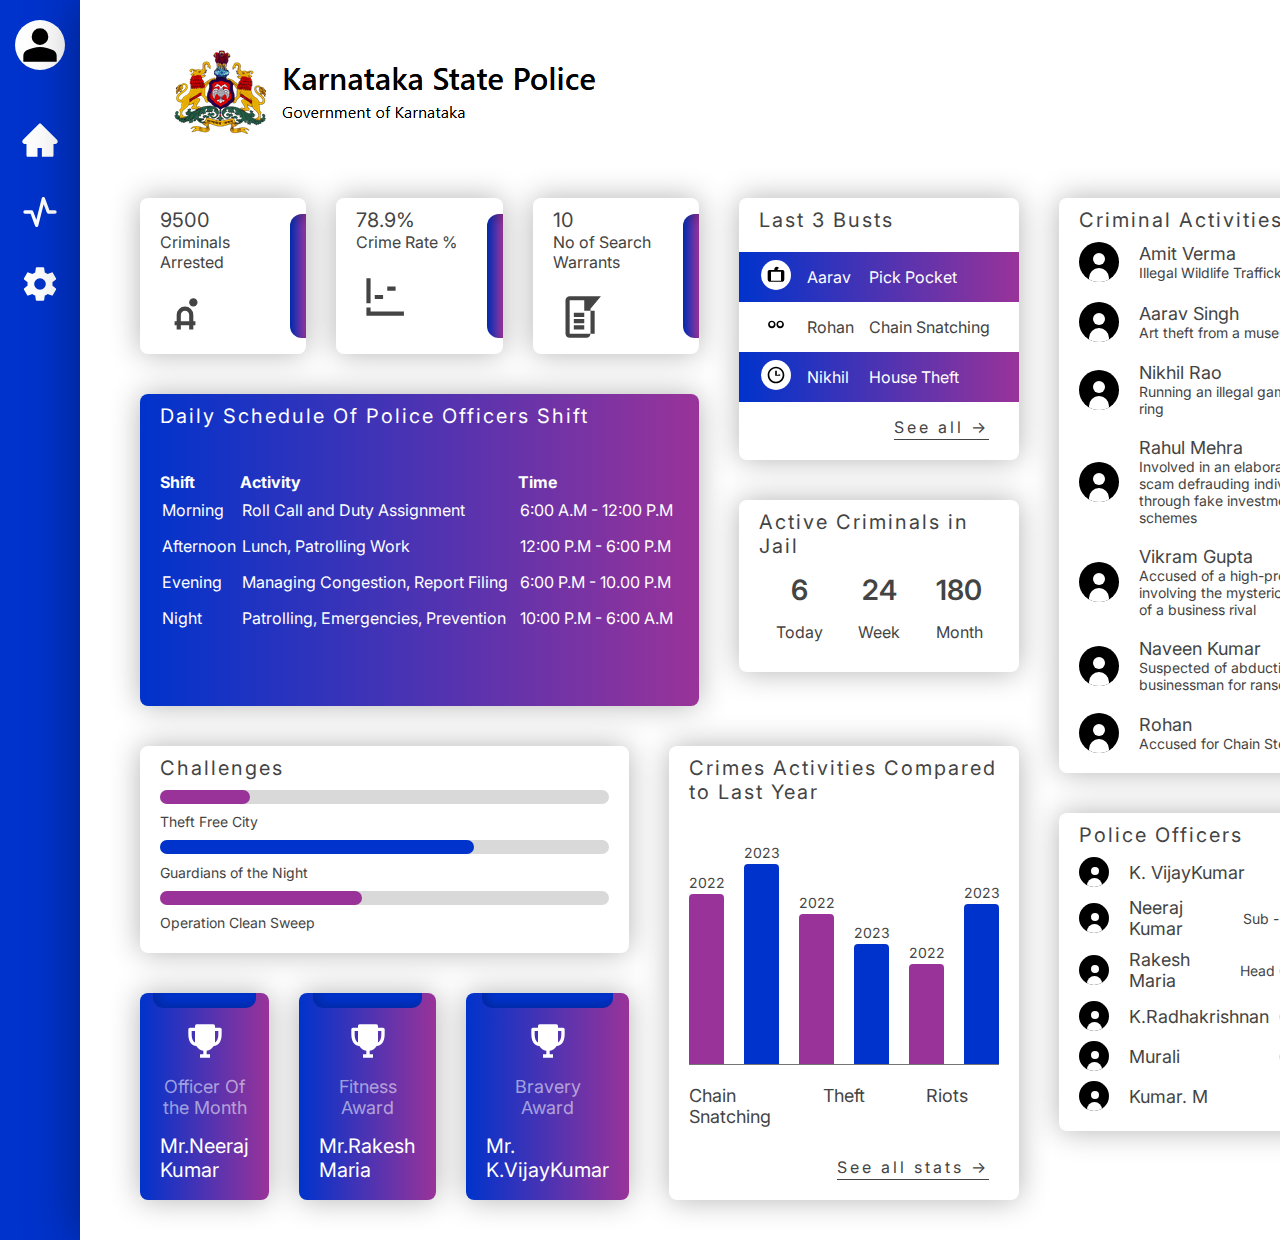
<file: index.html>
<!DOCTYPE html>
<html lang="en" >
<head>
  <meta charset="UTF-8">
  <title>Karnataka State Police</title>
  <link rel="icon" type="image1x-icon" href="favicon.png.ico">
  <link rel="preconnect" href="https://fonts.googleapis.com">
<link rel="preconnect" href="https://fonts.gstatic.com" crossorigin>
<link href="https://fonts.googleapis.com/css2?family=Inter:wght@100;200;300;400;500;600;700;800;900&display=swap" rel="stylesheet">
<meta name="viewport" content="width=device-width, initial-scale=1"><link rel="stylesheet" href="./style.css">



</head>
<body>

<div class="all">
	<nav class="navigation">
		<div class="portrait">
			<svg xmlns="http://www.w3.org/2000/svg" viewBox="0 0 24 24">
				<path fill="currentColor" d="M12 12q-1.65 0-2.825-1.175T8 8q0-1.65 1.175-2.825T12 4q1.65 0 2.825 1.175T16 8q0 1.65-1.175 2.825T12 12Zm-8 8v-2.8q0-.85.438-1.563T5.6 14.55q1.55-.775 3.15-1.163T12 13q1.65 0 3.25.388t3.15 1.162q.725.375 1.163 1.088T20 17.2V20H4Z" />
			</svg>
		</div>

		<div class="nav-items">
			<div class="nav-item">
				<svg xmlns="http://www.w3.org/2000/svg" viewBox="0 0 1024 1024">
					<path fill="currentColor" d="M946.5 505L534.6 93.4a31.93 31.93 0 0 0-45.2 0L77.5 505c-12 12-18.8 28.3-18.8 45.3c0 35.3 28.7 64 64 64h43.4V908c0 17.7 14.3 32 32 32H448V716h112v224h265.9c17.7 0 32-14.3 32-32V614.3h43.4c17 0 33.3-6.7 45.3-18.8c24.9-25 24.9-65.5-.1-90.5z" />
				</svg>
			</div>
			<div class="nav-item">
				<svg xmlns="http://www.w3.org/2000/svg" width="24" height="24" viewBox="0 0 24 24">
					<path fill="none" stroke="currentColor" stroke-linecap="round" stroke-linejoin="round" stroke-width="2" d="M3 12h4l3 8l4-16l3 8h4" />
				</svg>
			</div>
			
			<div class="nav-item">
				<svg xmlns="http://www.w3.org/2000/svg" width="24" height="24" viewBox="0 0 24 24">
					<path fill="currentColor" d="M12 15.5A3.5 3.5 0 0 1 8.5 12A3.5 3.5 0 0 1 12 8.5a3.5 3.5 0 0 1 3.5 3.5a3.5 3.5 0 0 1-3.5 3.5m7.43-2.53c.04-.32.07-.64.07-.97c0-.33-.03-.66-.07-1l2.11-1.63c.19-.15.24-.42.12-.64l-2-3.46c-.12-.22-.39-.31-.61-.22l-2.49 1c-.52-.39-1.06-.73-1.69-.98l-.37-2.65A.506.506 0 0 0 14 2h-4c-.25 0-.46.18-.5.42l-.37 2.65c-.63.25-1.17.59-1.69.98l-2.49-1c-.22-.09-.49 0-.61.22l-2 3.46c-.13.22-.07.49.12.64L4.57 11c-.04.34-.07.67-.07 1c0 .33.03.65.07.97l-2.11 1.66c-.19.15-.25.42-.12.64l2 3.46c.12.22.39.3.61.22l2.49-1.01c.52.4 1.06.74 1.69.99l.37 2.65c.04.24.25.42.5.42h4c.25 0 .46-.18.5-.42l.37-2.65c.63-.26 1.17-.59 1.69-.99l2.49 1.01c.22.08.49 0 .61-.22l2-3.46c.12-.22.07-.49-.12-.64l-2.11-1.66Z" />
				</svg>
			</div>
		</div>

	</nav>

	<div class="content">
		<div class="greeting">
			<img src="homelogo.png">
		</div>

		<main>
			<div class="grid-area-1">
				<div class="distance">
					<section class="distance__section distance__cycling">
						<p>9500</p>
						<h2 style="color:#444;">Criminals Arrested</h2>
						<svg xmlns="http://www.w3.org/2000/svg" viewBox="0 0 24 24" fill="currentColor" width="50px" height="50px"><path fill="currentColor" d="M12 7a4 4 0 0 0-4 4v3H7v2h1v2h2v-2h4v2h2v-2h1v-2h-1v-3a4 4 0 0 0-4-4zm-2 4a2 2 0 1 1 4 0v3h-4v-3z"/>

							<circle cx="16" cy="5" r="2" fill="currentColor" />
							</svg>
					</section>
					<section class="distance__section distance__running">
						<p>78.9%</p>
						<h2 style="color:#444;">Crime Rate %</h2>
						<svg xmlns="http://www.w3.org/2000/svg" viewBox="0 0 24 24" fill="currentColor" width="50px" height="50px"><path fill="currentColor" d="M5 3v18h18v-2H7V3H5zm14 4v2h-4V7h4zm-6 4v2H9v-2h4zm-6 4v2H5v-2h2z"/>
						</svg>

					</section>
					<section class="distance__section distance__swimming">
						<p>10</p>
						<h2 style="color:#444;">No of Search Warrants</h2>
						<svg xmlns="http://www.w3.org/2000/svg" viewBox="0 0 24 24" fill="currentColor" width="50px" height="50px"><path d="M19 2H8c-1.1 0-2 .9-2 2v16c0 1.1.9 2 2 2h8c1.1 0 2-.9 2-2V8l5-6zm-4 18H8V4h7v5h5v11z"/><path fill="currentColor" d="M10 13h5v2h-5zM10 16h5v2h-5zM10 10h5v2h-5z"/>
						</svg>

					</section>
				</div>

				<section class="weekly">
					<h2>Daily Schedule Of Police Officers Shift</h2>
					<br>
					
					<table cellspacing="0" cellpadding="0">
						<tr>
							<th>Shift</th>
							<th>Activity</th>
							<th>Time</th>
						</tr>
						<br>
						
						<tr>
							<td>Morning </td>
							<td>Roll Call and Duty Assignment</td>
							<td>6:00 A.M - 12:00 P.M </td>
						</tr>
						<tr>
							<td>Afternoon</td>
							<td>Lunch, Patrolling Work</td>
							<td>12:00 P.M - 6:00 P.M</td>
						</tr>
						<tr>
							<td>Evening</td>
							<td>Managing Congestion, Report Filing</td>
							<td>6:00 P.M - 10.00 P.M</td>
						</tr>
						<tr>
							<td>Night</td>
							<td>Patrolling, Emergencies, Prevention</td>
							<td>10:00 P.M - 6:00 A.M</td>
						</tr>
						
					</table>
				</section>

				<div class="grid-area-1-2">
					<section class="recent">
						<h2 style="color: #444;">Last 3 Busts</h2>
						<table cellspacing="0" cellpadding="0">
							<tr>
								<td> <svg xmlns="http://www.w3.org/2000/svg" viewBox="0 0 24 24" fill="#444;" width="50px" height="50px">
									<path d="M20 6h-4V5c0-1.654-1.346-3-3-3S10 3.346 10 5v1H4c-1.103 0-2 .897-2 2v10c0 1.103.897 2 2 2h16c1.103 0 2-.897 2-2V8c0-1.103-.897-2-2-2zm-6-1c0-.551.449-1 1-1s1 .449 1 1v1h-2V5zm4 14H6V8h12v10z"/>
								  </svg>
								  </td>
								<td style="color: white;">Aarav</td>
								<td style="color:white;">Pick Pocket</td>
							</tr>
							<tr>
								<td><svg xmlns="http://www.w3.org/2000/svg" viewBox="0 0 24 24" fill="#444;" width="50px" height="50px">
									<path d="M17 8.5c1.378 0 2.5 1.122 2.5 2.5s-1.122 2.5-2.5 2.5-2.5-1.122-2.5-2.5 1.122-2.5 2.5-2.5M17 7c-2.481 0-4.5 2.019-4.5 4.5S14.519 16 17 16s4.5-2.019 4.5-4.5S19.481 7 17 7zM7 8.5C8.378 8.5 9.5 9.622 9.5 11s-1.122 2.5-2.5 2.5S4.5 12.378 4.5 11 5.622 8.5 7 8.5M7 7C4.519 7 2.5 9.019 2.5 11.5S4.519 16 7 16s4.5-2.019 4.5-4.5S9.481 7 7 7z"/>
								  </svg>
								  </td>
								<td style="color: #444;">Rohan</td>
								<td style="color: #444;">Chain Snatching</td>
							</tr>
							<tr>
								<td><svg xmlns="http://www.w3.org/2000/svg" viewBox="0 0 24 24" fill="#444;" width="50px" height="50px">
									<path d="M12 2C6.486 2 2 6.486 2 12s4.486 10 10 10 10-4.486 10-10S17.514 2 12 2zm0 18c-4.411 0-8-3.589-8-8s3.589-8 8-8 8 3.589 8 8-3.589 8-8 8z"/>
									<path d="M13 12V7h-2v6h6v-2z"/>
								  </svg>
								  </td>
								<td Style="color:white;">Nikhil</td>
								<td style="color:white;">House Theft</td>
							</tr>

						</table>
						<a href="#" style="color: #444;">See all &rarr;</a>
					</section>

					<section class="calories">
						<h2 style="color: #444;">Active Criminals in Jail</h2>
						<p class="calories__number" style="color:#444;">6</p>
						<p class="calories__number" style="color: #444;">24</p>
						<p class="calories__number" style="color:#444;">180</p>
						<p class="calories__text">Today</p>
						<p class="calories__text">Week</p>
						<p class="calories__text">Month</p>
					</section>
				</div>
			</div>

			<div class="grid-area-2">
				<section class="friend-acitvity">
					<h2 style="color: #444;">Criminal Activities</h2>
					<div class="friend-activity__activity">
						<div class="friend-acitvity__picture">
							<div></div>
						</div>
						<div>
							<h3 class="friend-activity__name" style="color: #444;">Amit Verma</h3>
							<p class="friend-activity__msg">Illegal Wildlife Trafficking</p>
						</div>
					</div>
					<div class="friend-activity__activity">
						<div class="friend-acitvity__picture">
							<div></div>
						</div>
						<div>
							<h3 class="friend-activity__name" style="color: #444;">Aarav Singh</h3>
							<p class="friend-activity__msg">Art theft from a museum</p>
						</div>
					</div>
					<div class="friend-activity__activity">
						<div class="friend-acitvity__picture">
							<div></div>
						</div>
						<div>
							<h3 class="friend-activity__name" style="color: #444;">Nikhil Rao</h3>
							<p class="friend-activity__msg">Running an illegal gambling ring</p>
						</div>
					</div>
					<div class="friend-activity__activity">
						<div class="friend-acitvity__picture">
							<div></div>
						</div>
						<div>
							<h3 class="friend-activity__name" style="color: #444;">Rahul Mehra</h3>
							<p class="friend-activity__msg">Involved in an elaborate online scam defrauding individuals through fake investment schemes</p>
						</div>
					</div>
					<div class="friend-activity__activity">
						<div class="friend-acitvity__picture">
							<div></div>
						</div>
						<div>
							<h3 class="friend-activity__name" style="color: #444;">Vikram Gupta</h3>
							<p class="friend-activity__msg">Accused of a high-profile case involving the mysterious death of a business rival</p>
						</div>
					</div>
					<div class="friend-activity__activity">
						<div class="friend-acitvity__picture">
							<div></div>
						</div>
						<div>
							<h3 class="friend-activity__name" style="color: #444;">Naveen Kumar</h3>
							<p class="friend-activity__msg">Suspected of abducting a local businessman for ransom</p>
						</div>
					</div>
					<div class="friend-activity__activity">
						<div class="friend-acitvity__picture">
							<div></div>
						</div>
						<div>
							<h3 class="friend-activity__name" style="color: #444;">Rohan</h3>
							<p class="friend-activity__msg">Accused for Chain Stealing</p>
						</div>
					</div>
				</section>

				<section class="friends">
					<h2 style="color: #444;">Police Officers</h2>
					<div class="friends__friend">
						<div class="friends__picture">
							<div></div>
						</div>
						<h3 class="friends__name" style="color: #444;">K. VijayKumar</h3>
						<p class="friends__msg" style="color: #444;">Inspector</p>
					</div>
					<div class="friends__friend">
						<div class="friends__picture">
							<div></div>
						</div>
						<h3 class="friends__name" style="color: #444;">Neeraj Kumar</h3>
						<p class="friends__msg" style="color: #444;">Sub - Inspector</p>
					</div>
					<div class="friends__friend">
						<div class="friends__picture">
							<div></div>
						</div>
						<h3 class="friends__name" style="color: #444;">Rakesh Maria</h3>
						<p class="friends__msg" style="color: #444;">Head Constable</p>
					</div>
					<div class="friends__friend">
						<div class="friends__picture">
							<div></div>
						</div>
						<h3 class="friends__name" style="color: #444;">K.Radhakrishnan</h3>
						<p class="friends__msg" style="color: #444;">Constable</p>
					</div>
					<div class="friends__friend">
						<div class="friends__picture">
							<div></div>
						</div>
						<h3 class="friends__name" style="color: #444;">Murali</h3>
						<p class="friends__msg" style="color: #444;">Constable</p>
					</div>
					<div class="friends__friend">
						<div class="friends__picture">
							<div></div>
						</div>
						<h3 class="friends__name" style="color: #444;">Kumar. M</h3>
						<p class="friends__msg" style="color: #444;">Driver</p>
					</div>
				</section>
			</div>

			<div class="grid-area-3">
				<section class="challenges">
					<h2 style="color: #444;">Challenges</h2>
					<div class="challenges__bar challenges__bar--1"></div>
					<p class="challenges__text">Theft Free City</p>
					<div class="challenges__bar challenges__bar--2"></div>
					<p class="challenges__text">Guardians of the Night</p>
					<div class="challenges__bar challenges__bar--3"></div>
					<p class="challenges__text">Operation Clean Sweep</p>
				</section>

				<section class="last-week">
					<h2 style="color: #444;" >Crimes Activities Compared to Last Year</h2>
					<div class="last-week__chart">
						<div class="last-week__bar last-week__bar--1">
							<p>2022</p>
						</div>
						<div class="last-week__bar last-week__bar--2">
							<p>2023</p>
						</div>
						<div class="last-week__bar last-week__bar--3">
							<p>2022</p>
						</div>
						<div class="last-week__bar last-week__bar--4">
							<p>2023</p>
						</div>
						<div class="last-week__bar last-week__bar--5">
							<p>2022</p>
						</div>
						<div class="last-week__bar last-week__bar--6">
							<p>2023</p>
						</div>
					</div>
					<div class="last-week__labels">
						<p>Chain Snatching</p>
						<p>Theft</p>
						<p>Riots</p>
					</div>
					<a style="color: #444;" href="#">See all stats &rarr;</a>
				</section>

				<div class="personal-bests">
					<section class="personal-bests__best personal-bests__best--run">
						<svg xmlns="http://www.w3.org/2000/svg" viewBox="0 0 24 24">
							<path fill="currentColor" d="M21 4h-3V3a1 1 0 0 0-1-1H7a1 1 0 0 0-1 1v1H3a1 1 0 0 0-1 1v3c0 4.31 1.8 6.91 4.82 7A6 6 0 0 0 11 17.91V20H9v2h6v-2h-2v-2.09A6 6 0 0 0 17.18 15c3-.1 4.82-2.7 4.82-7V5a1 1 0 0 0-1-1zM4 8V6h2v6.83C4.22 12.08 4 9.3 4 8zm14 4.83V6h2v2c0 1.3-.22 4.08-2 4.83z" />
						</svg>
						<h2>Officer Of the Month</h2>
						<p>Mr.Neeraj Kumar</p>
					</section>
					<section class="personal-bests__best personal-bests__best--lift">
						<svg xmlns="http://www.w3.org/2000/svg" viewBox="0 0 24 24">
							<path fill="currentColor" d="M21 4h-3V3a1 1 0 0 0-1-1H7a1 1 0 0 0-1 1v1H3a1 1 0 0 0-1 1v3c0 4.31 1.8 6.91 4.82 7A6 6 0 0 0 11 17.91V20H9v2h6v-2h-2v-2.09A6 6 0 0 0 17.18 15c3-.1 4.82-2.7 4.82-7V5a1 1 0 0 0-1-1zM4 8V6h2v6.83C4.22 12.08 4 9.3 4 8zm14 4.83V6h2v2c0 1.3-.22 4.08-2 4.83z" />
						</svg>
						<h2>Fitness Award</h2>
						<p>Mr.Rakesh Maria</p>
					</section>
					<section class="personal-bests__best personal-bests__best--plank">
						<svg xmlns="http://www.w3.org/2000/svg" viewBox="0 0 24 24">
							<path fill="currentColor" d="M21 4h-3V3a1 1 0 0 0-1-1H7a1 1 0 0 0-1 1v1H3a1 1 0 0 0-1 1v3c0 4.31 1.8 6.91 4.82 7A6 6 0 0 0 11 17.91V20H9v2h6v-2h-2v-2.09A6 6 0 0 0 17.18 15c3-.1 4.82-2.7 4.82-7V5a1 1 0 0 0-1-1zM4 8V6h2v6.83C4.22 12.08 4 9.3 4 8zm14 4.83V6h2v2c0 1.3-.22 4.08-2 4.83z" />
						</svg>
						<h2>Bravery Award</h2>
						<p>Mr. K.VijayKumar</p>
					</section>
				</div>
			</div>
		</main>
	</div>
</div>
<!-- partial -->
  
</body>
</html>
</file>
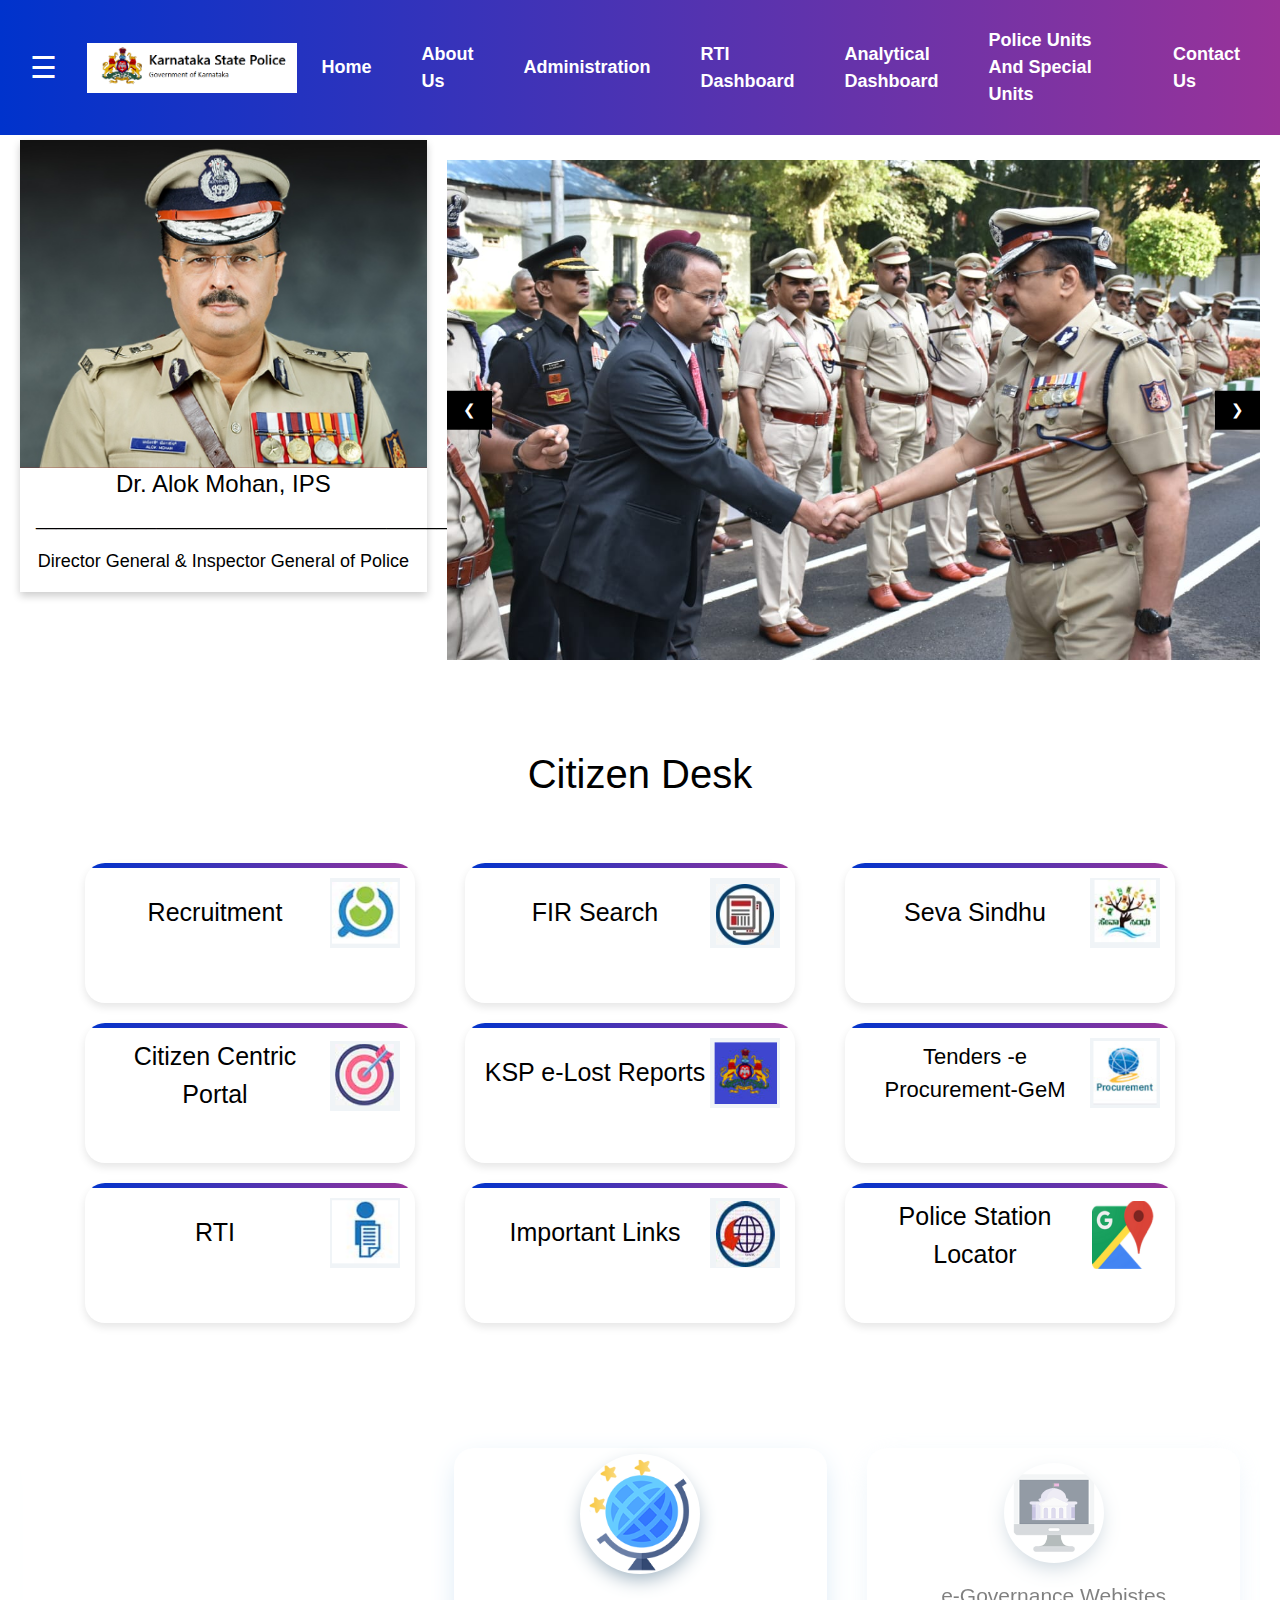
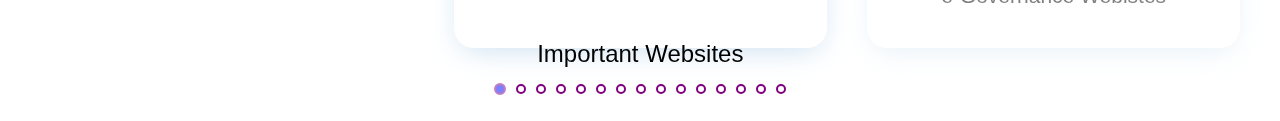
<file: index2.html>
<!DOCTYPE html>
<html lang="en">

<head>
    <meta charset="UTF-8">
    <meta name="viewport" content="width=device-width, initial-scale=1.0">
    <title>Home - Karnataka State Police</title>
    <link rel="icon" type="image1x-icon" href="favicon.png.ico">
    <link rel="stylesheet" href="style2.css">
    <link rel="stylesheet" href="https://maxcdn.bootstrapcdn.com/bootstrap/4.5.2/css/bootstrap.min.css">
    <link href="https://stackpath.bootstrapcdn.com/bootstrap/4.3.1/css/bootstrap.min.css" rel="stylesheet">
    <link rel="stylesheet" href="https://cdn.jsdelivr.net/npm/aos@2.3.4/dist/aos.css" />
    <link rel="stylesheet" href="https://www.w3schools.com/w3css/4/w3.css">
    <link rel='stylesheet' href='https://stackpath.bootstrapcdn.com/bootstrap/4.5.0/css/bootstrap.min.css'>
    <link rel='stylesheet' href='https://cdnjs.cloudflare.com/ajax/libs/OwlCarousel2/2.3.4/assets/owl.carousel.min.css'><link rel="stylesheet" href="./style3.css">

    <link rel="stylesheet" href="https://maxcdn.bootstrapcdn.com/bootstrap/4.1.3/css/bootstrap.min.css">
    <link href="https://maxcdn.bootstrapcdn.com/font-awesome/4.7.0/css/font-awesome.min.css" rel="stylesheet">
    <link rel="stylesheet" href="style4.css">
    <style>
       

     
       .card3 {
            margin-top: 20px;
            border-radius: 20px; /* Curved edges */
            width: 22rem; /* Adjusted smaller width */
            box-shadow: 0 4px 8px rgba(0,0,0,0.1); /* Shadow for attractiveness */
            position: relative; /* Needed for positioning the pseudo-element */
            overflow: hidden; /* Ensures the gradient line adheres to the rounded corner */
            height: 140px; /* Decreased height */
        }

        .card-content3 {
            flex: 1;
            display: flex;
            align-items: center; /* Center content vertically */
            justify-content: center; /* Center content horizontally */
        }

        .card3::before {
            content: "";
            position: absolute;
            top: 0;
            left: 0;
            width: 100%;
            height: 5px; /* Thickness of the gradient line */
            background: linear-gradient(to right, #0033cc 0%, #993399 100%);
            border-top-left-radius: 20px; /* Rounded corner */
            border-top-right-radius: 20px; /* Rounded corner */
        }

        .card-body3 {
            padding: 15px; /* Adjusted padding */
            display: flex; /* Enables flexbox */
            align-items: center; /* Vertically centers the flex items */
            justify-content: space-between; /* Space between text and image */
        }

        .card3 img {
            width: 70px; /* Adjusted size */
            height: 70px; /* Adjusted size */
        }

        .card-text3 {
            font-size:25px; /* Increased font size */
            text-align: center;
            font-family: 'Gill Sans', 'Gill Sans MT', Calibri, 'Trebuchet MS', sans-serif; /* Adjust text alignment as needed */
        }  
        
        
        .card-link3 {
    color: inherit; /* Prevents the link from changing text color */
    text-decoration: none; /* Removes underline from links */
}

.card-link3:hover {
    text-decoration: none; /* Keeps the link without underline on hover */
}

       .card-slider {
    position: relative;
    width: 80%;
    margin: 20px auto;
    overflow: hidden;
}

.card-container {
    display: flex;
    transition: transform 0.5s ease;
}

.card {
    min-width: 300px; /* Adjust card size as needed */
    margin: 10px;
    background-size: cover;
    background-position: center;
    color: white;
    display: flex;
    justify-content: center;
    align-items: center;
    height: 200px; /* Adjust based on content */
}

.slide-btn {
    position: absolute;
    top: 50%;
    transform: translateY(-50%);
    background-color: #f1f1f1;
    border: none;
    cursor: pointer;
    padding: 10px;
    border-radius: 50%;
    font-size: 18px;
}

.left-btn {
    left: 0;
}

.right-btn {
    right: 0;
}

.content-wrapper {
  display: flex;
  justify-content: space-between;
  align-items: center; /* Adjust this as needed, e.g., flex-start, flex-end */
}

.logo-image {
  width: 30%;
  margin-left:90px;
}

.card1 {
  box-shadow: 0 4px 8px 0 rgba(0,0,0,0.2);
  transition: 0.3s;
  width: 20%;
  margin-right:70px;
  
}

.card1:hover {
  box-shadow: 0 8px 16px 0 rgba(0,0,0,0.2);
}

.container1 {
  padding: 2px 16px;
  
  
}

.container1 h4, .container1 p {
  font-family: 'Gill Sans', 'Gill Sans MT', Calibri, 'Trebuchet MS', sans-serif;
  text-align: center;
}

.container1 h4 {
  font-size: 24px; /* Adjust the size as needed */
}

.container1 p {
  font-size: 18px; /* Adjust the size as needed */
}


        /* Existing .sidenav and related styles */
.sidenav {
    height: 100%;
    width: 0;
    position: fixed;
    z-index: 1;
    top: 0;
    left: 0;
    background: linear-gradient(to right, #0033cc 0%, #993399 100%);
    overflow-x: hidden;
    transition: 0.5s;
    padding-top: 60px;
}

.sidenav a {
    padding: 8px 8px 8px 32px;
    text-decoration: none;
    font-size: 30px;
    color: white;
    display: block;
    transition: 0.3s;
}

.sidenav a:hover {
    color: #f1f1f1;
}

.sidenav .closebtn {
    position: absolute;
    top: 0;
    right: 25px;
    font-size: 36px;
    margin-left: 50px;
}


/* Style for the Menu Icon */
.menu-icon {
    font-size: 30px;
    cursor: pointer;
    margin-right: 20px;
    color: white; /* Adjust color as needed */
    padding: 10px;
    
}

/* Main content styling - ensure it's below the nav */
#main {
    margin-top: 60px; /* Adjust based on your nav's height */
    transition: margin-left .5s;
    padding: 16px;
}



@media screen and (max-height: 450px) {
    .sidenav {
        padding-top: 15px;
    }
    .sidenav a {
        font-size: 18px;
    }
}

nav {
    display: flex;
    align-items: center;
    justify-content: flex-start;
    padding: 0 20px; /* Adjust based on your needs */
    background-color: #333; /* Example background color */
    color: white;
    height:60px;
    width: 100%;
    top: 0;
    z-index: 2; /* Ensure nav is above the sidenav */
}

ul {
    display: flex;
    list-style: none;
    padding: 0;
    margin: 0;
}

ul li {
    
    margin-right: 20px; /* Adjust the right margin for horizontal spacing */
    padding: 10px 0; /* Adjust based on your needs */
}

ul li a, ul li select {
    color: white; /* Adjust based on your theme */
    text-decoration: none;
}

.navbar-logo {
    height: 70px; /* Adjust the height as needed */
    margin-left: auto; /* Adds some space between the logo and the menu icon */
    width:auto;

}

.logo-container {
    display: flex;
    align-items: center;
    justify-content: flex-end; /* Aligns the logo to the right */
    flex-grow: 1;
}

/* Style the dropdown button */
.dropbtn {

  background: linear-gradient(to right, #0033cc 0%, #993399 100%);
  color: white;
  padding: 16px;
  font-size: 25px;
  border: none;
  cursor: pointer;
  width: 100%; /* Full-width */
  text-align: left; /* Align text */
}

/* Dropdown container */
.dropdown-container {
    display: block;
    border-bottom: 2px solid #ddd;
}

/* Dropdown content (hidden by default) */
.dropdown-content {
    display: none;
    background: linear-gradient(to right, #0033cc 10%, #993399 60%);
    padding-left: 20px;
    
}

.dropdown-content a
{
    font-size:22px;
    display: block; /* Ensure the anchor tags behave as block elements */
    padding: 12px 0; /* Add some padding for better readability */
    text-decoration: none; 
}

.dropdown-container:first-child {
    border-top: 2px solid #ddd;
}

/* Show the dropdown content on hover */
.dropdown-container:hover .dropdown-content {
    display: block;
}

.dropdown-content a:hover {
    background: linear-gradient(to right, #0033cc 0%, #993399 100%);
}

/* Show the dropdown content on hover */
.dropdown-container:hover .dropdown-content {
    display: block;
}

/* Add a border to separate individual links if desired */
.dropdown-content a:not(:last-child) {
    border-bottom: 1px solid #ddd; /* Add a bottom border to all links except the last one */
}

/* Style the dropdown button */
.dropbtn1 {
background: linear-gradient(to right, #0033cc 0%, #993399 100%);
color: white;
padding: 16px;
font-size: 25px;
border: none;
cursor: pointer;
width: 100%; /* Full-width */
text-align: left; /* Align text */
}

/* Dropdown container */
.dropdown-container1 {
  display: block;
  border-bottom: 2px solid #ddd;
}

/* Dropdown content (hidden by default) */
.dropdown-content1 {
  display: none;
  background: linear-gradient(to right, #0033cc 10%, #993399 60%);
  padding-left: 20px;
}

.dropdown-content1 a
{
    font-size:22px;
}

.dropdown-container1:first-child {
    border-top: 2px solid #ddd;
}

/* Show the dropdown content on hover */


.dropdown-content1 a:hover {
    background: linear-gradient(to right, #0033cc 0%, #993399 100%);
}



/* Add a border to separate individual links if desired */
.dropdown-content1 a:not(:last-child) {
    border-bottom: 1px solid #ddd; /* Add a bottom border to all links except the last one */
}

/* Show the dropdown content on hover */
.dropdown-container1:hover .dropdown-content1 {
  display: block
}

.dropbtn2 {
background: linear-gradient(to right, #0033cc 0%, #993399 100%);
color: white;
padding: 16px;
font-size: 25px;
border: none;
cursor: pointer;
width: 100%; /* Full-width */
text-align: left; /* Align text */
}

/* Dropdown container */
.dropdown-container2 {
  display: block;
  border-bottom: 2px solid #ddd;
}

/* Dropdown content (hidden by default) */
.dropdown-content2 {
  display: none;
  background: linear-gradient(to right, #0033cc 10%, #993399 60%);
  padding-left: 20px;
}

.dropdown-container2:first-child {
    border-top: 2px solid #ddd;
}

/* Show the dropdown content on hover */


.dropdown-content2 a:hover {
    background: linear-gradient(to right, #0033cc 0%, #993399 100%);
}



/* Add a border to separate individual links if desired */
.dropdown-content2 a:not(:last-child) {
    border-bottom: 1px solid #ddd; /* Add a bottom border to all links except the last one */
}



/* Show the dropdown content on hover */
.dropdown-container2:hover .dropdown-content2 {
  display: block
}


.dropbtn3 {
background: linear-gradient(to right, #0033cc 0%, #993399 100%);
color: white;
padding: 16px;
font-size: 25px;
border: none;
cursor: pointer;
width: 100%; /* Full-width */
text-align: left; /* Align text */
}

/* Dropdown container */
.dropdown-container3 {
  display: block;
  border-bottom: 2px solid #ddd;
}

/* Dropdown content (hidden by default) */
.dropdown-content3 {
  display: none;
  background: linear-gradient(to right, #0033cc 10%, #993399 60%);
  padding-left: 20px;
}

.dropdown-container3:first-child {
    border-top: 2px solid #ddd;
}

/* Show the dropdown content on hover */


.dropdown-content3 a:hover {
    background: linear-gradient(to right, #0033cc 0%, #993399 100%);
}



/* Add a border to separate individual links if desired */
.dropdown-content3 a:not(:last-child) {
    border-bottom: 1px solid #ddd; /* Add a bottom border to all links except the last one */
}

/* Show the dropdown content on hover */
.dropdown-container3:hover .dropdown-content3 {
  display: block
}


.dropbtn4 {
background: linear-gradient(to right, #0033cc 0%, #993399 100%);
color: white;
padding: 16px;
font-size: 25px;
border: none;
cursor: pointer;
width: 100%; /* Full-width */
text-align: left; /* Align text */
}

/* Dropdown container */
.dropdown-container4 {
  display: block;
  border-bottom: 2px solid #ddd;
}

/* Dropdown content (hidden by default) */
.dropdown-content4 {
  display: none;
  background: linear-gradient(to right, #0033cc 10%, #993399 60%);
  padding-left: 20px;
}

.dropdown-container4:first-child {
    border-top: 2px solid #ddd;
}

/* Show the dropdown content on hover */


.dropdown-content4 a:hover {
    background: linear-gradient(to right, #0033cc 0%, #993399 100%);
}



/* Add a border to separate individual links if desired */
.dropdown-content4 a:not(:last-child) {
    border-bottom: 1px solid #ddd; /* Add a bottom border to all links except the last one */
}

/* Show the dropdown content on hover */
.dropdown-container4:hover .dropdown-content4 {
  display: block
}

.dropbtn5 {
background: linear-gradient(to right, #0033cc 0%, #993399 100%);
color: white;
padding: 16px;
font-size: 25px;
border: none;
cursor: pointer;
width: 100%; /* Full-width */
text-align: left; /* Align text */
}

/* Dropdown container */
.dropdown-container5 {
  display: block;
  border-bottom: 2px solid #ddd;
}

/* Dropdown content (hidden by default) */
.dropdown-content5 {
  display: none;
  background: linear-gradient(to right, #0033cc 10%, #993399 60%);
  padding-left: 20px;
}

.dropdown-content5 a
{
    font-size:22px;
}

.dropdown-container5:first-child {
    border-top: 2px solid #ddd;
}

/* Show the dropdown content on hover */


.dropdown-content5 a:hover {
    background: linear-gradient(to right, #0033cc 0%, #993399 100%); 
}



/* Add a border to separate individual links if desired */
.dropdown-content5 a:not(:last-child) {
    border-bottom: 1px solid #ddd; /* Add a bottom border to all links except the last one */
}

/* Show the dropdown content on hover */
.dropdown-container5:hover .dropdown-content5 {
  display: block
}


.dropbtn7 {
background: linear-gradient(to right, #0033cc 0%, #993399 100%);
color: white;
padding: 16px;
font-size: 25px;
border: none;
cursor: pointer;
width: 100%; /* Full-width */
text-align: left; /* Align text */
}

/* Dropdown container */
.dropdown-container7 {
  display: block;
  border-bottom: 2px solid #ddd;
}

/* Dropdown content (hidden by default) */
.dropdown-content7 {
  display: none;
  background: linear-gradient(to right, #0033cc 10%, #993399 60%);
  padding-left: 20px;
}

.dropdown-content7 a
{
    font-size:22px;
}

.dropdown-container7:first-child {
    border-top: 2px solid #ddd;
}

/* Show the dropdown content on hover */


.dropdown-content7 a:hover {
    background: linear-gradient(to right, #0033cc 0%, #993399 100%); 
}



/* Add a border to separate individual links if desired */
.dropdown-content7 a:not(:last-child) {
    border-bottom: 1px solid #ddd; /* Add a bottom border to all links except the last one */
}

/* Show the dropdown content on hover */
.dropdown-container7:hover .dropdown-content7 {
  display: block
}



/* Add this to your existing CSS */
.dropdown {
    position: relative;
    display: inline-block;
}

.dropdown-content6 {
    display: none;
    position: absolute;
    background-color: #f9f9f9;
    min-width: 160px;
    box-shadow: 0px 8px 16px 0px rgba(0,0,0,0.2);
    z-index: 1;
}

.dropdown-content6 a {
  background: linear-gradient(to right, #0033cc 10%, #993399 60%);
    padding: 12px 16px;
    text-decoration: none;
    display: block;
}

.dropdown-content6 a:hover {background-color: #f1f1f1;}

.dropdown:hover .dropdown-content6 {display: block;}

nav ul li a, .dropbtn6 {
    padding: 10px; /* Makes the clickable area larger and adds some space around the text */
    display: block; /* Allows the padding on <a> tags to take effect */
    text-decoration: none; /* Removes underline from links */
    
}

.dropdown-content6 a:not(:last-child) {
    border-bottom: 1px solid #e0e0e0; /* Light gray border for separation */
}


.mySlides {display:none;}
.mySlides img {
  width:100%;
  height: 500px; /* Set a specific height */
  object-fit: cover; /* Cover the container without distorting the image, might crop */
  /* or use object-fit: contain; to ensure the whole image fits without cropping */
}

.mySlides2  {
  width: 100%;
  height: 500px; /* Set a specific height */
  object-fit: cover;
  object-position: top; /* Align the top part of the image with the container */
}








    </style>
</head>

<body class="grad">

    <nav style="height: 15%!important; display: flex; align-items: center; justify-content:start;font-family: 'Gill Sans', 'Gill Sans MT', Calibri, 'Trebuchet MS', sans-serif;">
        <div style="display: flex; align-items: center;">
            
            <span class="menu-icon" onclick="openNav()">&#9776;</span> <!-- Menu Icon -->
            <img src="homelogo.png" alt="Logo" style="height: 50px; margin-right: 15px;">
        </div>
    
        <div id="mySidenav" class="sidenav">
            <img src="homelogo.png" alt="Menu Title" style="width: 100%; margin-bottom: 20px;">
            <a href="javascript:void(0)" class="closebtn" onclick="closeNav()">&times;</a>
            <div class="dropdown-container2">
                <button class="dropbtn2">Crime</button>
                <div class="dropdown-content2">
                    <a href="https://ksp.karnataka.gov.in/page/Crime/FIR+Cases/en" style="font-size:23px;">FIR Cases</a>
                    <a href="https://ksp.karnataka.gov.in/page/Crime/UDR+Cases/en" style="font-size:23px;">UDR Cases</a>
                    <a href="https://ksp.karnataka.gov.in/page/Crime/Petty+Cases/en" style="font-size:23px;">Petty Crimes</a>
                    <a href="https://ksp.karnataka.gov.in/page/Crime/Crimes/en" style="font-size:23px;">Crimes</a>
                    <a href="https://ksp.karnataka.gov.in/page/Crime/Cyber+Crime/en" style="font-size:23px;">Cyber Crime</a>
                    <!-- Add more links as needed -->
                </div>
            </div>
            
            <div class="dropdown-container">
                <button class="dropbtn">Women and Children</button>
                <div class="dropdown-content">
                    <a href="https://ksp.karnataka.gov.in/page/Women+and+Children/Crime+Against+Women/en">Crime Aganinst Women</a>
                    <a href="https://ksp.karnataka.gov.in/page/Women+and+Children/Women+Safety/en">Women Safety</a>
                    <a href="https://ksp.karnataka.gov.in/page/Women+and+Children/Child+Abuse/en">Child Abuse</a>
                    <!-- Add more links as needed -->
                </div>
            </div>

            <div class="dropdown-container1">
                <button class="dropbtn1">FAQ</button>
                <div class="dropdown-content1">
                    <a href="https://ksp.karnataka.gov.in/page/FAQ/Online+Police+Services/en">Online Police Services</a>
                    <a href="https://ksp.karnataka.gov.in/page/FAQ/Traffic/en">Traffic</a>
                    <a href="https://ksp.karnataka.gov.in/page/FAQ/Cybercrime/en">Cybercrime</a>
                    <a href="https://ksp.karnataka.gov.in/page/FAQ/Women+and+Children/en">Women and Children</a>
                    <a href="https://ksp.karnataka.gov.in/page/FAQ/Senior+Citizens/en">Senior Citizens</a>
                    <a href="https://ksp.karnataka.gov.in/page/FAQ/Public+Nuisance/en">Public Nuisance</a>
                    <!-- Add more links as needed -->
                </div>
            </div>
            

            <div class="dropdown-container3">
                <button class="dropbtn3">Traffic</button>
                <div class="dropdown-content3">
                    <a href="https://btp.gov.in/" style="font-size: 22px;">Bangalore Traffic Police</a>
                
                </div>
            </div>

            <div class="dropdown-container4">
                <button class="dropbtn4">NCORD</button>
                <div class="dropdown-content4">
                    <a href="https://narcoordindia.in/index-english.php" style="font-size: 22px;">NCORD Portal</a>
                
                </div>
            </div>

            <div class="dropdown-container7">
              <button class="dropbtn7">Training</button>
              <div class="dropdown-content7">
                  <a href="https://ksp.karnataka.gov.in/page/Training/Police+Training+Courses+and+Units/en" style="font-size: 22px;">Police Training Courses and Units</a>
              
              </div>
          </div>


            <div class="dropdown-container5">
                <button class="dropbtn5">Citizen Desk</button>
                <div class="dropdown-content5">
                    <a href="https://ksp.karnataka.gov.in/info-3/%E0%B2%A8%E0%B3%87%E0%B2%AE%E0%B2%95%E0%B2%BE%E0%B2%A4%E0%B2%BF/en">Recruitment</a>
                    <a href="https://ksp.karnataka.gov.in/firsearch/en">FIR Search</a>
                    <a href="https://sevasindhu.karnataka.gov.in/Category/Police_Security_Services.html">Seva Sindhu</a>
                    <a href="https://policeseva.ksp.gov.in/">Citizen Centric Portal</a>
                    <a href="https://kspapp.in/ksp/api/elost-reports">KSP e-Lost Reports</a>
                
                </div>
            </div>

            
            
        </div>
        
        
        
        

        <script>

        AOS.init({
                duration: 1000,
                offset: 100, 
                easing: 'ease-out', 
            });

        function openNav() {
            document.getElementById("mySidenav").style.width = "250px";
            //document.getElementById("main").style.marginLeft = "250px";
        }

        function closeNav() {
            document.getElementById("mySidenav").style.width = "0";
            //document.getElementById("main").style.marginLeft= "0";
        }



        // Get all the elements with the class "dropbtn"
var dropdowns = document.getElementsByClassName("dropbtn");
var i;

for (i = 0; i < dropdowns.length; i++) {
  dropdowns[i].addEventListener("click", function() {
    this.classList.toggle("active");
    var dropdownContent = this.nextElementSibling;
    if (dropdownContent.style.display === "block") {
      dropdownContent.style.display = "none";
    } else {
      dropdownContent.style.display = "block";
    }
  });
}

var dropdowns1 = document.getElementsByClassName("dropbtn1");
var j;

for (j = 0; j < dropdowns1.length; j++) {
  dropdowns1[j].addEventListener("click", function() {
    this.classList.toggle("active");
    var dropdownContent1 = this.nextElementSibling;
    if (dropdownContent1.style.display === "block") {
      dropdownContent1.style.display = "none";
    } else {
      dropdownContent1.style.display = "block";
    }
  });
}


var dropdowns2 = document.getElementsByClassName("dropbtn2");
var k;

for (k = 0; k < dropdowns2.length; k++) {
  dropdowns2[k].addEventListener("click", function() {
    this.classList.toggle("active");
    var dropdownContent2 = this.nextElementSibling;
    if (dropdownContent2.style.display === "block") {
      dropdownContent2.style.display = "none";
    } else {
      dropdownContent2.style.display = "block";
    }
  });
}

var dropdowns3 = document.getElementsByClassName("dropbtn3");
var l;

for (l = 0; l < dropdowns3.length; l++) {
  dropdowns3[l].addEventListener("click", function() {
    this.classList.toggle("active");
    var dropdownContent3 = this.nextElementSibling;
    if (dropdownContent3.style.display === "block") {
      dropdownContent3.style.display = "none";
    } else {
      dropdownContent3.style.display = "block";
    }
  });
}

var dropdowns4 = document.getElementsByClassName("dropbtn4");
var m;

for (m = 0; m < dropdowns3.length; m++) {
  dropdowns4[m].addEventListener("click", function() {
    this.classList.toggle("active");
    var dropdownContent4 = this.nextElementSibling;
    if (dropdownContent4.style.display === "block") {
      dropdownContent4.style.display = "none";
    } else {
      dropdownContent4.style.display = "block";
    }
  });
}


var dropdowns5 = document.getElementsByClassName("dropbtn5");
var n;

for (n = 0; n < dropdowns3.length; n++) {
  dropdowns5[n].addEventListener("click", function() {
    this.classList.toggle("active");
    var dropdownContent5 = this.nextElementSibling;
    if (dropdownContent5.style.display === "block") {
      dropdownContent5.style.display = "none";
    } else {
      dropdownContent5.style.display = "block";
    }
  });
}
        
var dropdowns7 = document.getElementsByClassName("dropbtn7");
var p;

for (p = 0; p < dropdowns7.length; p++) {
  dropdowns7[n].addEventListener("click", function() {
    this.classList.toggle("active");
    var dropdownContent7 = this.nextElementSibling;
    if (dropdownContent7.style.display === "block") {
      dropdownContent7.style.display = "none";
    } else {
      dropdownContent7.style.display = "block";
    }
  });
}  
        
        
        
        
        
        
        </script>


    
        <ul style="display: flex; margin-left:30px; list-style: none; margin: 0; font-size:18px;">
            <li><a href="index2.html">Home</a></li>
            <li class="dropdown">
              <a href="javascript:void(0)" class="dropbtn6">About Us</a>
              <div class="dropdown-content6">
                  <a href="https://ksp.karnataka.gov.in/page/About+Us/Vision+Statement/en">Vision Statement</a>
                  <a href="https://ksp.karnataka.gov.in/page/About+Us/History/en">History</a>
                  <a href="https://ksp.karnataka.gov.in/page/About+Us/Organization/en">Organization</a>
                  <a href="https://ksp.karnataka.gov.in/page/About+Us/Organizational+Structure/en">Organizational Structure</a>
              </div>
          </li>
          <li class="dropdown">
              <a href="javascript:void(0)" class="dropbtn6">Administration</a>
              <div class="dropdown-content6">
                  <a href="https://ksp.karnataka.gov.in/page/Administration/Recruitment/en">Recruitment</a>
                  <a href="https://ksp.karnataka.gov.in/page/Administration/K+S+P+Strength/en">K S P Strength</a>
                  <a href="https://ksp.karnataka.gov.in/page/Administration/Rewards/en">Rewards</a>
                  <a href="https://ksp.karnataka.gov.in/page/Administration/Medals/en">Medals</a>
                  <a href="https://ksp.karnataka.gov.in/page/Administration/Police+Welfare/en">Police Welfare</a>
              </div>
          </li>
          <li class="dropdown">
              <a href="javascript:void(0)" class="dropbtn6">RTI Dashboard</a>
              <div class="dropdown-content6">
                  <a href="https://ksp.karnataka.gov.in/login">RTI Login</a>
                  <a href="https://ceg.karnataka.gov.in/assets/front/pdf/rti%20manual/RTI%20Manual%20English.pdf">RTI Manual</a>
                  <a href="https://ksp.karnataka.gov.in/rtistats/en">RTI Statistics</a>
                  
              </div>
          </li>
          <li><a href="index.html">Analytical Dashboard</a></li>
          <li><a href="https://ksp.karnataka.gov.in/kspmap/en">Police Units And Special Units</a></li>
          <li><a href="https://ksp.karnataka.gov.in/page/Contact+Us/en">Contact Us</a></li>
      </ul>
            
        </ul>
    </nav>
    

    <div id="main" style="padding: 20px; padding-top: 100px;">
      <div class="content-layout" style="display: flex; justify-content: space-between; align-items: flex-start;">    
      <br>
      <br>
      <br>
      <br>
      <br>
      <br>

      <div class="card1" style="flex: 1; margin-right: 20px;  margin-top: -20px;">
        <img src="dgp1.jpg" alt="DGP" style="width:100%">
        <div class="container1">
            <h4>Dr. Alok Mohan, IPS</h4> 
            <p>_______________________________________________</p>
            <p>Director General & Inspector General of Police</p> 
        </div>
      </div>
     
      <div class="w3-content w3-display-container"  style="flex: 2; margin-bottom:90px;">

        <div class="w3-display-container mySlides">
          <img src="slide1.jpg" style="width:100%">
          
        </div>
        
        <div class="w3-display-container mySlides">
          <img src="slide2.jpg" class="mySlides2" style="width:100%"> 
        </div>
        
        
        <div class="w3-display-container mySlides">
          <img src="slide3.jpg" style="width:100%">
          
        </div>
        
        <div class="w3-display-container mySlides">
          <img src="slide4.jpg" style="width:100%">
          
        </div>
        
        <div class="w3-display-container mySlides">
          <img src="slide5.jpg" style="width:100%">

          
        </div>

        <div class="w3-display-container mySlides">
          <img src="slide6.jpg" style="width:100%">

          
        </div>

        <div class="w3-display-container mySlides">
          <img src="slide7.jpg" style="width:100%">

          
        </div>

        <div class="w3-display-container mySlides">
          <img src="slide8.jpg" style="width:100%">

          
        </div>
        
        <button class="w3-button w3-display-left w3-black" onclick="plusDivs(-1)">&#10094;</button>
        <button class="w3-button w3-display-right w3-black" onclick="plusDivs(1)">&#10095;</button>
        
        </div>
        </div>
        
        
        
        
        <script>
        var slideIndex = 1;
        showDivs(slideIndex);
        
        function plusDivs(n) {
          showDivs(slideIndex += n);
        }
        
        function showDivs(n) {
          var i;
          var x = document.getElementsByClassName("mySlides");
          if (n > x.length) {slideIndex = 1}
          if (n < 1) {slideIndex = x.length}
          for (i = 0; i < x.length; i++) {
             x[i].style.display = "none";  
          }
          x[slideIndex-1].style.display = "block";  
        }
        </script>

<h1 style="text-align:center; font-size:40px;color:black;">Citizen Desk</h1>
<div class="container mt-5">
  <div class="row">
      
      <div class="col-md-4">
        <a href="https://ksp.karnataka.gov.in/info-3/%E0%B2%A8%E0%B3%87%E0%B2%AE%E0%B2%95%E0%B2%BE%E0%B2%A4%E0%B2%BF/en" class="card-link3">
          <div class="card3">
              <div class="card-body3">
                  <div class="card-content3">
                      <div class="card-text3">
                          Recruitment
                      </div>
                  </div>
                  <img src="img1.png" alt="Logo">
              </div>
          </div>
          </a>
      </div>


      <div class="col-md-4">
        <a href="https://ksp.karnataka.gov.in/firsearch/en" class="card-link3">
        <div class="card3">
            <div class="card-body3">
                <div class="card-content3">
                    <div class="card-text3">
                        FIR Search
                    </div>
                </div>
                <img src="img2.png" alt="Logo">
            </div>
        </div>
        </a>
    </div>


    <div class="col-md-4">
      <a href="https://sevasindhu.karnataka.gov.in/Category/Police_Security_Services.html" class="card-link3">
      <div class="card3">
          <div class="card-body3">
              <div class="card-content3">
                  <div class="card-text3">
                      Seva Sindhu
                  </div>
              </div>
              <img src="img3.png" alt="Logo">
          </div>
      </div>
      </a>
  </div>


  <div class="col-md-4">
    <a href="https://policeseva.ksp.gov.in/" class="card-link3">
    <div class="card3">
        <div class="card-body3">
            <div class="card-content3">
                <div class="card-text3">
                    Citizen Centric Portal
                </div>
            </div>
            <img src="img4.png" alt="Logo">
        </div>
    </div>
    </a>
</div>


<div class="col-md-4">
  <a href="https://kspapp.in/ksp/api/elost-reports" class="card-link3">
  <div class="card3">
      <div class="card-body3">
          <div class="card-content3">
              <div class="card-text3">
                  KSP e-Lost Reports
              </div>
          </div>
          <img src="img5.png" alt="Logo">
      </div>
  </div>
  </a>
</div>

<div class="col-md-4">
  <a href="https://ksp.karnataka.gov.in/info-3/%E0%B2%9F%E0%B3%86%E0%B2%82%E0%B2%A1%E0%B2%B0%E0%B3%8D-%E0%B2%87+%E0%B2%B8%E0%B2%82%E0%B2%97%E0%B3%8D%E0%B2%B0%E0%B2%B9%E0%B2%A3%E0%B3%86-%E0%B2%9C%E0%B2%BF%E0%B2%87%E0%B2%8E%E0%B2%82/en" class="card-link3">
<div class="card3">
    <div class="card-body3">
        <div class="card-content3">
            <div class="card-text3" style="font-size: 22px;">
                Tenders -e Procurement-GeM
            </div>
        </div>
        <img src="img6.png" alt="Logo">
    </div>
</div>
</a>
</div>

<div class="col-md-4">
  <a href="https://ksp.karnataka.gov.in/info-3/%E0%B2%AE%E0%B2%BE%E0%B2%B9%E0%B2%BF%E0%B2%A4%E0%B2%BF+%E0%B2%B9%E0%B2%95%E0%B3%8D%E0%B2%95%E0%B3%81/en" class="card-link3">
<div class="card3">
    <div class="card-body3">
        <div class="card-content3">
            <div class="card-text3">
                RTI
            </div>
        </div>
        <img src="img7.png" alt="Logo">
    </div>
</div>
</a>
</div>


<div class="col-md-4">
  <a href="#" class="card-link3">
<div class="card3">
    <div class="card-body3">
        <div class="card-content3">
            <div class="card-text3">
                Important Links
            </div>
        </div>
        <img src="img8.png" alt="Logo">
    </div>
</div>
</a>
</div>

<div class="col-md-4">
  <a href="https://ksp.karnataka.gov.in/pslocator/en" class="card-link3">
<div class="card3">
    <div class="card-body3">
        <div class="card-content3">
            <div class="card-text3">
                Police Station Locator
            </div>
        </div>
        <img src="img9.png" alt="Logo">
    </div>
</div>
</a>
</div>
      
  </div>
</div>

<script src="https://code.jquery.com/jquery-3.3.1.slim.min.js"></script>
<script src="https://cdnjs.cloudflare.com/ajax/libs/popper.js/1.14.7/umd/popper.min.js"></script>
<script src="https://stackpath.bootstrapcdn.com/bootstrap/4.3.1/js/bootstrap.min.js"></script>


<br>
<br>

<div class="gtco-testimonials">
  <h2></h2>
  <div class="owl-carousel owl-carousel1 owl-theme">
    <div>
      <div class="card text-center"><img class="card-img-top" src="IMPORTENT-WEBSITES.png" alt="">
        <br>
        <br> 
        <div class="card-body">
          <h5>Important Websites<br />
          <br><br><br> </h5>
            
        </div>
      </div>
    </div>
    <div>
      <div class="card text-center"><img class="card-img-top" src="ceg11.png" alt="">
        <div class="card-body">
          <h5>e-Governance Webistes<br />
            <br><br><br> </h5>
        </div>
      </div>
    </div>

    <div>
      <div class="card text-center"><img class="card-img-top" src="E-SERVICES.png" alt="">
        <div class="card-body">
          <h5>e-Service Webistes<br />
            <br><br><br> </h5>
        </div>
      </div>
    </div>
    <div>
      <div class="card text-center"><img class="card-img-top" src="STATISTICS-WEBSITES.png" alt="">
        <div class="card-body">
          <h5>Statistics Websites<br />
            <br><br><br> </h5>
        </div>
      </div>
    </div>
    <div>
      <div class="card text-center"><img class="card-img-top" src="MOBILE-APPS.png" alt="">
        <div class="card-body">
          <h5>Government Apps<br />
            <br><br><br> </h5>
        </div>
      </div>
    </div>
    <div>
      <div class="card text-center"><img class="card-img-top" src="CENTREL-GOVT-WEBSITES.png" alt="">
        <div class="card-body">
          <h5>Central Govt Websites<br />
            <br><br><br> </h5>
        </div>
      </div>
    </div>
    <div>
      <div class="card text-center"><img class="card-img-top" src="TECHNICLE-WEBSITES.png" alt="">
        <div class="card-body">
          <h5>Technical Websites<br />
            <br><br><br> </h5>
        </div>
      </div>
    </div>
    <div>
      <div class="card text-center"><img class="card-img-top" src="KANNADA-WEBSITES.png" alt="">
        <div class="card-body">
          <h5>Kannada Websites<br />
            <br><br><br> </h5>
        </div>
      </div>
    </div>
    <div>
      <div class="card text-center"><img class="card-img-top" src="COMMISSIONS.png" alt="">
        <div class="card-body">
          <h5>Commission<br />
            <br><br><br> </h5>
        </div>
      </div>
    </div>
    <div>
      <div class="card text-center"><img class="card-img-top" src="LAW-COURT.png" alt="">
        <div class="card-body">
          <h5>Law/Court<br />
            <br><br><br> </h5>
        </div>
      </div>
    </div>
    <div>
      <div class="card text-center"><img class="card-img-top" src="DOWNLOADS.png" alt="">
        <div class="card-body">
          <h5>Downloads<br />
            <br><br><br> </h5>
        </div>
      </div>
    </div>
    <div>
      <div class="card text-center"><img class="card-img-top" src="TOURIST-WEBSITE.png" alt="">
        <div class="card-body">
          <h5>Tourist Websites<br />
            <br><br><br> </h5>
        </div>
      </div>
    </div>
    <div>
      <div class="card text-center"><img class="card-img-top" src="GOVERNMENT-HOLLIDAY.png" alt="">
        <div class="card-body">
          <h5>Government Holidays<br />
            <br><br><br> </h5>
        </div>
      </div>
    </div>
    <div>
      <div class="card text-center"><img class="card-img-top" src="CONTACT-DIRECTORY.png" alt="">
        <div class="card-body">
          <h5>Govt Contact Manual<br />
            <br><br><br> </h5>
        </div>
      </div>
    </div>
    <div>
      
  </div>
</div>
<!-- partial -->
  <script src='https://code.jquery.com/jquery-2.2.4.min.js'></script>
<script src='https://cdnjs.cloudflare.com/ajax/libs/OwlCarousel2/2.3.4/owl.carousel.min.js'></script><script  src="./script.js"></script>



        

    

    </div>



    
      
  
    
    
   
    
    
    
    

   

    <script src="https://code.jquery.com/jquery-3.5.1.slim.min.js"></script>
    <script src="https://cdn.jsdelivr.net/npm/aos@2.3.4/dist/aos.js"></script>
    <script src="https://unpkg.com/swiper/swiper-bundle.min.js"></script>
    <script>
    AOS.init({
        duration: 1000,
        offset: 100, 
        easing: 'ease-out', 
    });
       
        document.addEventListener('DOMContentLoaded', function () {
        const observer = new IntersectionObserver(entries => {
            entries.forEach(entry => {
                if (entry.isIntersecting) {
                    entry.target.classList.add('is-visible');
                } else {
                    entry.target.classList.remove('is-visible');
                }
            });
        }, {
            threshold: 0.5
        });

        const elements = document.querySelectorAll('.card');
        elements.forEach(element => observer.observe(element));
    });

    document.addEventListener("DOMContentLoaded", function () {
    const observer = new IntersectionObserver(
      (entries, observer) => {
        entries.forEach((entry) => {
          if (entry.isIntersecting) {
            entry.target.classList.add("fade-in");
            observer.unobserve(entry.target);
          }
        });
      },
      { threshold: 0.5 }
    );

    document.querySelectorAll(".fade-in").forEach((card) => {
      observer.observe(card);
    });
  });



  let container = document.querySelector('.card-container');
let cardWidth = document.querySelector('.card').clientWidth + 20; // Card width plus margin
let scrollAmount = 0;

document.querySelector('.right-btn').addEventListener('click', () => {
    container.scrollLeft += cardWidth;
    scrollAmount += cardWidth;
    checkButtonVisibility();
});

document.querySelector('.left-btn').addEventListener('click', () => {
    container.scrollLeft -= cardWidth;
    scrollAmount -= cardWidth;
    checkButtonVisibility();
});

function checkButtonVisibility() {
    let maxScrollLeft = container.scrollWidth - container.clientWidth;
    document.querySelector('.left-btn').style.display = scrollAmount > 0 ? 'block' : 'none';
    document.querySelector('.right-btn').style.display = scrollAmount < maxScrollLeft ? 'block' : 'none';
}

checkButtonVisibility(); // Initial check


</script>
</body>

</html>
</file>
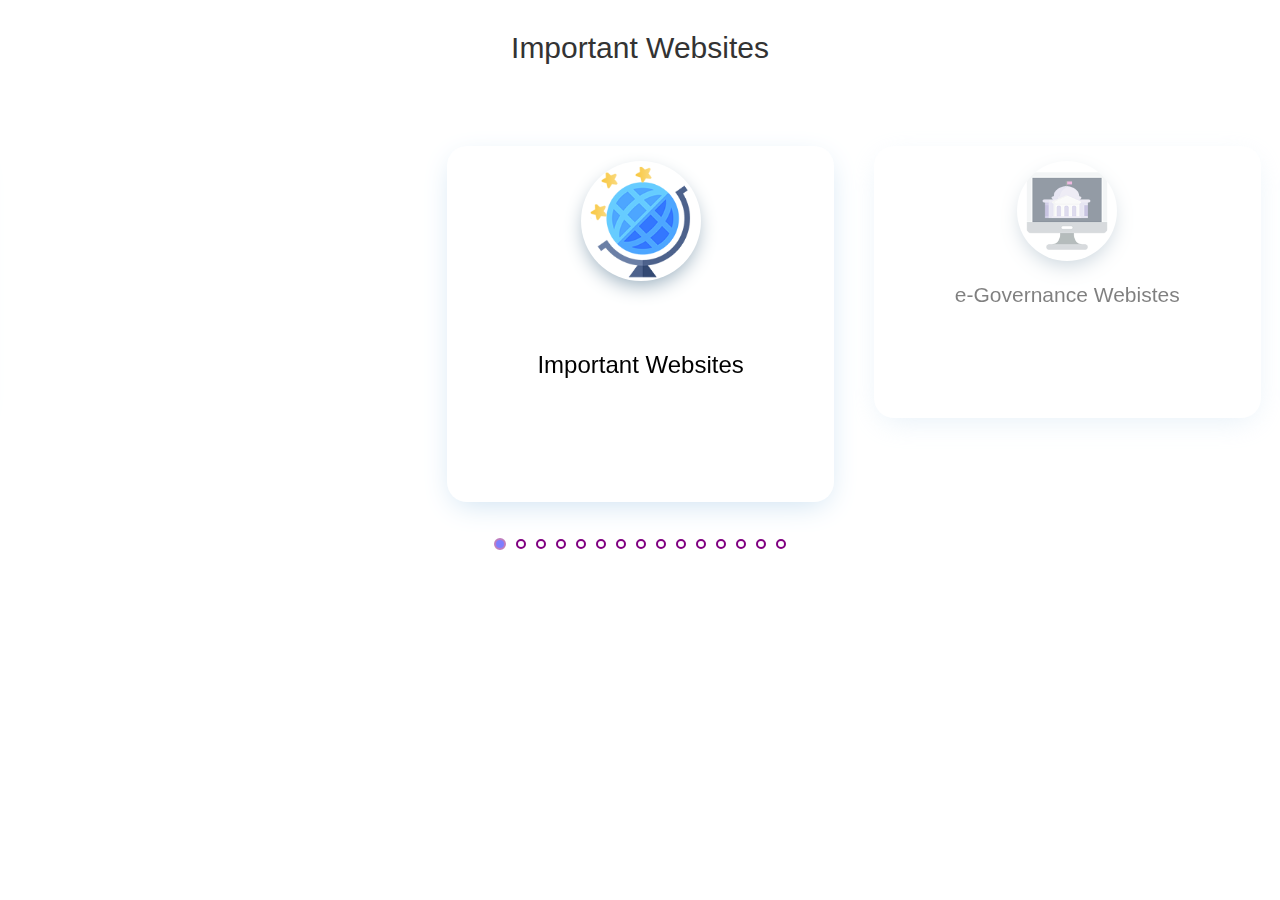
<file: index3.html>
<!DOCTYPE html>
<html lang="en" >
<head>
  <meta charset="UTF-8">
  <title>CodePen - Testimonials Carousel</title>
  <link rel='stylesheet' href='https://stackpath.bootstrapcdn.com/bootstrap/4.5.0/css/bootstrap.min.css'>
<link rel='stylesheet' href='https://cdnjs.cloudflare.com/ajax/libs/OwlCarousel2/2.3.4/assets/owl.carousel.min.css'><link rel="stylesheet" href="./style3.css">

</head>
<body>
<!-- partial:index.partial.html -->
<div class="gtco-testimonials">
  <h2>Important Websites</h2>
  <div class="owl-carousel owl-carousel1 owl-theme">
    <div>
      <div class="card text-center"><img class="card-img-top" src="IMPORTENT-WEBSITES.png" alt="">
        <br>
        <br> 
        <div class="card-body">
          <h5>Important Websites<br />
          <br><br><br> </h5>
            
        </div>
      </div>
    </div>
    <div>
      <div class="card text-center"><img class="card-img-top" src="ceg11.png" alt="">
        <div class="card-body">
          <h5>e-Governance Webistes<br />
            <br><br><br> </h5>
        </div>
      </div>
    </div>

    <div>
      <div class="card text-center"><img class="card-img-top" src="E-SERVICES.png" alt="">
        <div class="card-body">
          <h5>e-Service Webistes<br />
            <br><br><br> </h5>
        </div>
      </div>
    </div>
    <div>
      <div class="card text-center"><img class="card-img-top" src="STATISTICS-WEBSITES.png" alt="">
        <div class="card-body">
          <h5>Statistics Websites<br />
            <br><br><br> </h5>
        </div>
      </div>
    </div>
    <div>
      <div class="card text-center"><img class="card-img-top" src="MOBILE-APPS.png" alt="">
        <div class="card-body">
          <h5>Government Apps<br />
            <br><br><br> </h5>
        </div>
      </div>
    </div>
    <div>
      <div class="card text-center"><img class="card-img-top" src="CENTREL-GOVT-WEBSITES.png" alt="">
        <div class="card-body">
          <h5>Central Govt Websites<br />
            <br><br><br> </h5>
        </div>
      </div>
    </div>
    <div>
      <div class="card text-center"><img class="card-img-top" src="TECHNICLE-WEBSITES.png" alt="">
        <div class="card-body">
          <h5>Technical Websites<br />
            <br><br><br> </h5>
        </div>
      </div>
    </div>
    <div>
      <div class="card text-center"><img class="card-img-top" src="KANNADA-WEBSITES.png" alt="">
        <div class="card-body">
          <h5>Kannada Websites<br />
            <br><br><br> </h5>
        </div>
      </div>
    </div>
    <div>
      <div class="card text-center"><img class="card-img-top" src="COMMISSIONS.png" alt="">
        <div class="card-body">
          <h5>Commission<br />
            <br><br><br> </h5>
        </div>
      </div>
    </div>
    <div>
      <div class="card text-center"><img class="card-img-top" src="LAW-COURT.png" alt="">
        <div class="card-body">
          <h5>Law/Court<br />
            <br><br><br> </h5>
        </div>
      </div>
    </div>
    <div>
      <div class="card text-center"><img class="card-img-top" src="DOWNLOADS.png" alt="">
        <div class="card-body">
          <h5>Downloads<br />
            <br><br><br> </h5>
        </div>
      </div>
    </div>
    <div>
      <div class="card text-center"><img class="card-img-top" src="TOURIST-WEBSITE.png" alt="">
        <div class="card-body">
          <h5>Tourist Websites<br />
            <br><br><br> </h5>
        </div>
      </div>
    </div>
    <div>
      <div class="card text-center"><img class="card-img-top" src="GOVERNMENT-HOLLIDAY.png" alt="">
        <div class="card-body">
          <h5>Government Holidays<br />
            <br><br><br> </h5>
        </div>
      </div>
    </div>
    <div>
      <div class="card text-center"><img class="card-img-top" src="CONTACT-DIRECTORY.png" alt="">
        <div class="card-body">
          <h5>Govt Contact Manual<br />
            <br><br><br> </h5>
        </div>
      </div>
    </div>
    <div>
      
  </div>
</div>
<!-- partial -->
  <script src='https://code.jquery.com/jquery-2.2.4.min.js'></script>
<script src='https://cdnjs.cloudflare.com/ajax/libs/OwlCarousel2/2.3.4/owl.carousel.min.js'></script><script  src="./script.js"></script>

</body>
</html>
</file>
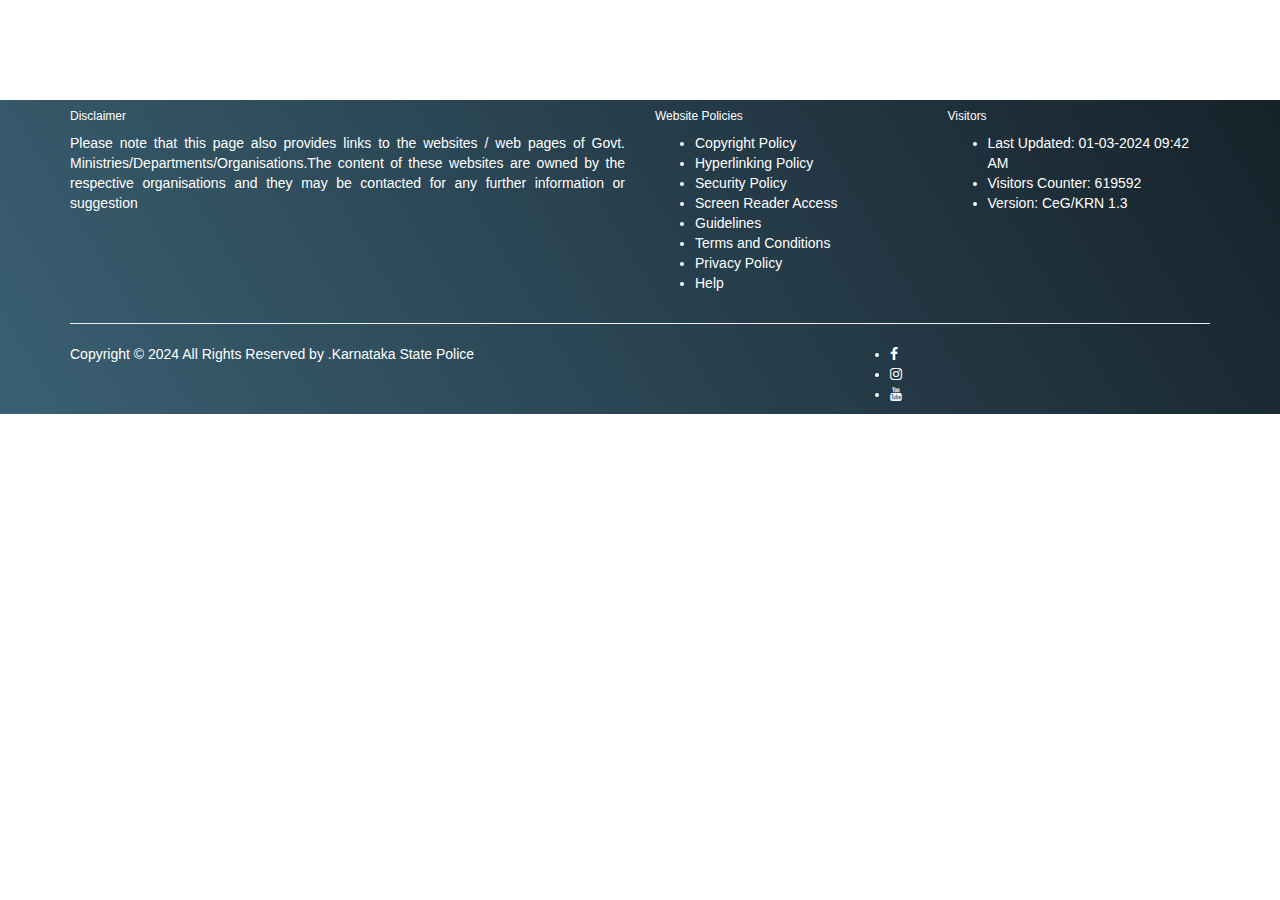
<file: index4.html>
<!DOCTYPE html>
<html lang="en">
<head>
  <meta charset="UTF-8">
  <title>Footer Integration</title>
  <link rel="stylesheet" href="https://maxcdn.bootstrapcdn.com/bootstrap/3.3.7/css/bootstrap.min.css">
  <script src="https://ajax.googleapis.com/ajax/libs/jquery/3.2.1/jquery.min.js"></script>
  <script src="https://maxcdn.bootstrapcdn.com/bootstrap/3.3.7/js/bootstrap.min.js"></script>
  <link rel="stylesheet" href="https://cdnjs.cloudflare.com/ajax/libs/font-awesome/4.7.0/css/font-awesome.min.css">
  <link rel="stylesheet" href="https://cdnjs.cloudflare.com/ajax/libs/font-awesome/4.7.0/css/font-awesome.min.css"/><link rel="stylesheet" href="./style4.css">
</head>
<body>

<footer id="customFooter" class="site-footer">
  
        <div class="container">
          <div class="row">
            <div class="col-sm-12 col-md-6">
              <h6>Disclaimer</h6>
              <p class="text-justify">Please note that this page also provides links to the websites / web pages of Govt. Ministries/Departments/Organisations.The content of these websites are owned by the respective organisations and they may be contacted for any further information or suggestion</p>
            </div>

            <div class="col-xs-6 col-md-3">
              <h6>Website Policies</h6>
              <ul class="footer-links">
                <li><a href="#">Copyright Policy</a></li>
                <li><a href="#">Hyperlinking Policy</a></li>
                <li><a href="#">Security Policy</a></li>
                <li><a href="#">Screen Reader Access</a></li>
                <li><a href="https://ksp.karnataka.gov.in/guidelines/en">Guidelines</a></li>
                <li><a href="#">Terms and Conditions</a></li>
                <li><a href="#">Privacy Policy</a></li>
                <li><a href="#">Help</a></li>

              </ul>
            </div>

            <div class="col-xs-6 col-md-3">
              <h6>Visitors</h6>
              <ul class="footer-links">
                <li><a href="#">Last Updated: 01-03-2024 09:42 AM</a></li>
                <li><a href="#">Visitors Counter: 619592</a></li>
                <li><a href="#">Version: CeG/KRN 1.3</a></li>
                
              </ul>
            </div>
          </div>
          <hr>
        </div>
        <div class="container">
          <div class="row">
            <div class="col-md-8 col-sm-6 col-xs-12">
              <p class="copyright-text">Copyright &copy; 2024 All Rights Reserved by 
          <a href="#"></a>.Karnataka State Police
              </p>
            </div>

            <div class="col-md-4 col-sm-6 col-xs-12">
              <ul class="social-icons">
                <li><a class="facebook" href="https://www.facebook.com/KarnatakaCops/"><i class="fa fa-facebook"></i></a></li>
                <li><a class="instagram" href="https://www.instagram.com/karnatakacops/"><i class="fa fa-instagram"></i></a></li>
                <li><a class="youtube" href="https://www.youtube.com/@KarnatakaCops"><i class="fa fa-youtube"></i></a></li>
                
              </ul>
            </div>
          </div>
        </div>
  </footer>



</body>
</html>
</file>
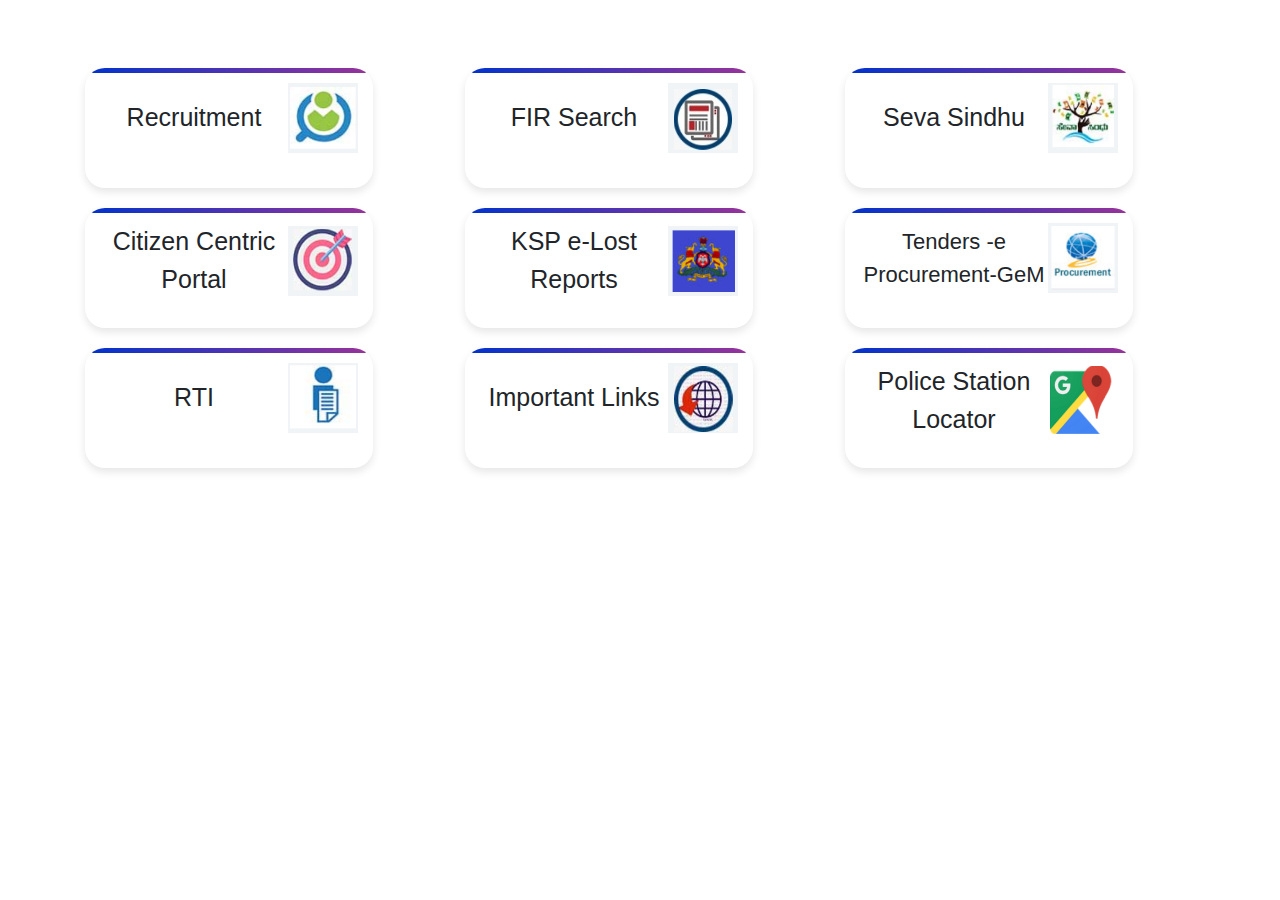
<file: menu.html>
<!DOCTYPE html>
<html lang="en">
<head>
    <meta charset="UTF-8">
    <meta name="viewport" content="width=device-width, initial-scale=1.0">
    <title>Gradient Line Cards</title>
    <link rel="stylesheet" href="https://stackpath.bootstrapcdn.com/bootstrap/4.3.1/css/bootstrap.min.css">
    <style>
        .card3 {
            margin-top: 20px;
            border-radius: 20px; /* Curved edges */
            width: 18rem; /* Adjusted smaller width */
            box-shadow: 0 4px 8px rgba(0,0,0,0.1); /* Shadow for attractiveness */
            position: relative; /* Needed for positioning the pseudo-element */
            overflow: hidden; /* Ensures the gradient line adheres to the rounded corner */
            height: 120px; /* Decreased height */
        }

        .card-content3 {
            flex: 1;
            display: flex;
            align-items: center; /* Center content vertically */
            justify-content: center; /* Center content horizontally */
        }

        .card3::before {
            content: "";
            position: absolute;
            top: 0;
            left: 0;
            width: 100%;
            height: 5px; /* Thickness of the gradient line */
            background: linear-gradient(to right, #0033cc 0%, #993399 100%);
            border-top-left-radius: 20px; /* Rounded corner */
            border-top-right-radius: 20px; /* Rounded corner */
        }

        .card-body3 {
            padding: 15px; /* Adjusted padding */
            display: flex; /* Enables flexbox */
            align-items: center; /* Vertically centers the flex items */
            justify-content: space-between; /* Space between text and image */
        }

        .card3 img {
            width: 70px; /* Adjusted size */
            height: 70px; /* Adjusted size */
        }

        .card-text3 {
            font-size:25px; /* Increased font size */
            text-align: center;
            font-family: 'Gill Sans', 'Gill Sans MT', Calibri, 'Trebuchet MS', sans-serif; /* Adjust text alignment as needed */
        }
    </style>
</head>
<body>

<div class="container mt-5">
    <div class="row">
        <!-- Card Example -->
        <div class="col-md-4">
            <div class="card3">
                <div class="card-body3">
                    <div class="card-content3">
                        <div class="card-text3">
                            Recruitment
                        </div>
                    </div>
                    <img src="img1.png" alt="Logo">
                </div>
            </div>
        </div>


        <div class="col-md-4">
          <div class="card3">
              <div class="card-body3">
                  <div class="card-content3">
                      <div class="card-text3">
                          FIR Search
                      </div>
                  </div>
                  <img src="img2.png" alt="Logo">
              </div>
          </div>
      </div>


      <div class="col-md-4">
        <div class="card3">
            <div class="card-body3">
                <div class="card-content3">
                    <div class="card-text3">
                        Seva Sindhu
                    </div>
                </div>
                <img src="img3.png" alt="Logo">
            </div>
        </div>
    </div>


    <div class="col-md-4">
      <div class="card3">
          <div class="card-body3">
              <div class="card-content3">
                  <div class="card-text3">
                      Citizen Centric Portal
                  </div>
              </div>
              <img src="img4.png" alt="Logo">
          </div>
      </div>
  </div>


  <div class="col-md-4">
    <div class="card3">
        <div class="card-body3">
            <div class="card-content3">
                <div class="card-text3">
                    KSP e-Lost Reports
                </div>
            </div>
            <img src="img5.png" alt="Logo">
        </div>
    </div>
</div>

<div class="col-md-4">
  <div class="card3">
      <div class="card-body3">
          <div class="card-content3">
              <div class="card-text3" style="font-size: 22px;">
                  Tenders -e Procurement-GeM
              </div>
          </div>
          <img src="img6.png" alt="Logo">
      </div>
  </div>
</div>

<div class="col-md-4">
  <div class="card3">
      <div class="card-body3">
          <div class="card-content3">
              <div class="card-text3">
                  RTI
              </div>
          </div>
          <img src="img7.png" alt="Logo">
      </div>
  </div>
</div>


<div class="col-md-4">
  <div class="card3">
      <div class="card-body3">
          <div class="card-content3">
              <div class="card-text3">
                  Important Links
              </div>
          </div>
          <img src="img8.png" alt="Logo">
      </div>
  </div>
</div>

<div class="col-md-4">
  <div class="card3">
      <div class="card-body3">
          <div class="card-content3">
              <div class="card-text3">
                  Police Station Locator
              </div>
          </div>
          <img src="img9.png" alt="Logo">
      </div>
  </div>
</div>
        <!-- Repeat for more cards as needed -->
    </div>
</div>

<script src="https://code.jquery.com/jquery-3.3.1.slim.min.js"></script>
<script src="https://cdnjs.cloudflare.com/ajax/libs/popper.js/1.14.7/umd/popper.min.js"></script>
<script src="https://stackpath.bootstrapcdn.com/bootstrap/4.3.1/js/bootstrap.min.js"></script>
</body>
</html>
</file>
<file: style.css>
:root {
    --color-primary: #4B888C;
    --color-primary-light: #76B9BD;
    --color-primary-lightest: #D6EBEC;
    --color-secondary: #76BDA4;
  }

*, *::before, *::after {
    margin: 0;
    padding: 0;
    box-sizing: inherit;
		font-family: 'Inter', sans-serif;
}

html {
    font-size: 62.5%;
}

body {
    font-weight: 400;
    color: #444;
    box-sizing: border-box;
    padding: 5rem;
    min-height: 100vh;
    background: linear-gradient(to right, #0033cc 0%, #993399 100%);
}
.all {
    display: grid;
    place-items: center;
    grid-template-columns: 8rem 1fr;
}

nav {
    background-color:#0033cc;
    color: #fff;
    width: 100%;
    height: 100%;
    box-shadow: 0 0 5rem rgba(0,0,0,.4);
    border-radius: 2rem 0 0 2rem;
    z-index: 0;
    position: relative;

    display: flex;
    flex-direction: column;
    align-items: center;
    padding: 2rem 1rem;
}
nav::before {
    content: '';
    background-color: var(--color-primary);
    height: 100%;
    width: 5rem;
    position: absolute;
    right: -5rem;
    top: 0;
}
.nav-items {
    display: flex;
    flex-direction: column;
    gap: 3rem;
}
.nav-item {
    color: #fff;
    cursor: pointer;
}
.nav-item:hover {
    color: var(--color-primary-lightest)
}
.nav-item svg {
    width: 4rem;
    height: 4rem;
}

.portrait {
    background-color: white;
    color:black;
    width: 5rem;
    height: 5rem;
    border-radius: 50%;
    margin-bottom: 5rem;
    cursor: pointer;
}
.portrait:hover {
    background-color: var(--color-primary-lightest);
}




.content {
    width: 100%;
    background-color: #fff;
    box-shadow: 0 0 5rem rgba(0,0,0,.4);
    border-radius: 2rem;
    z-index: 5;
    padding: 4rem 6rem;
}

section {
    padding: 1rem 2rem;
    background-color: #fff;
    box-shadow: 0 0 3rem rgba(0,0,0,.3);
    border-radius: .8rem;
}

section > h2{
    font-size: 2rem;
    letter-spacing: .2rem;
    font-weight: 400;
    color: var(--color-primary);
}

.greeting {
    margin-bottom: 4rem;
    font-size: 1.4rem;
}


main {
    display: grid;
    grid-template-columns: 16fr 5fr;
    grid-template-rows: auto auto;
    gap: 4rem;
}

.grid-area-1 {
    grid-column: 1 / 2;
    grid-row: 1 / 2;

    display: grid;
    grid-template-columns: 2fr 1fr;
    grid-template-rows: 1fr 2fr;
    gap: 4rem;
}

.grid-area-1-2 {
    grid-column: 2 / 3;
    grid-row: 1 / 3;

    display: flex;
    flex-direction: column;
    gap: 4rem;
}


.grid-area-2 {
    grid-column: 2 / 3;
    grid-row: 1 / 3;

    display: flex;
    flex-direction: column;
    gap: 4rem;
}


.grid-area-3 {
    grid-column: 1 / 2;
    grid-row: 2 / 3;

    display: grid;
    grid-template-columns: 1fr 1fr;
    grid-template-rows: 1fr 1fr;
    gap: 4rem;
}

.last-week {
    grid-column: 2 / 3;
    grid-row: 1 / 3;
}


.distance {
    display: grid;
    grid-template-columns: 1fr 1fr 1fr;
    gap: 3rem;
}
.distance__section {
    position: relative;
}
.distance__section::after {
    content: '';
    height: 80%;
    width: 1.6rem;
    background: linear-gradient(to right, #0033cc 0%, #993399 100%);
    position: absolute;
    right: 0;
    top: 10%;
    border-radius: 1.2rem 0 0 1.2rem;
    box-shadow: inset .4rem .4rem 1rem rgba(0,0,0,.2);
}
.distance p {
    color:#444;
    font-size: 2rem;
}
.distance .distance__section > h2 {
    font-weight: 400;
    font-size: 1.6rem;
    letter-spacing: 0;
}
.distance svg {
    height: 5rem;
    color:#444;
    margin-top: 2rem;
}


.weekly {
    background: linear-gradient(to right, #0033cc 0%, #993399 100%);
    color: white;
}
.weekly h2 {
    color: #fff !important;
}
.weekly table {
    font-size: 1.6rem;
    width: 100%;
    text-align: left;
    margin: 2rem 0;
}
.weekly td {
    padding: .8rem .2rem;
}

.recent {
    display: flex;
    flex-direction: column;
    align-items: start;
}
.recent a {
    align-self: end;
}
.recent  table {
    font-size: 1.6rem;
    width: calc(100% + 4rem);
    text-align: left;
    margin: 2rem -2rem .5rem -2rem;
    border: none;
}
.recent tr:nth-of-type(odd) {
    background: linear-gradient(to right, #0033cc 0%, #993399 100%);
}
.recent td {
    padding: .8rem .2rem;
}
.recent svg {
    width: 3rem;
    height: 3rem;
    background-color: #fff;
    border-radius: 50%;
    padding: .5rem;
    color: var(--color-primary);
    margin-left: 2rem;
}

a {
    font-size: 1.6rem;
    color: var(--color-primary);
    text-decoration: none;
    display: block;
    padding-bottom: .2rem;
    margin: 1rem 0;
    border-bottom: 1px solid currentColor;
    letter-spacing: 3px;
    align-self: end;
    margin-right: 1rem;
}

.calories {
    display: grid;
    grid-template-columns: 1fr 1fr 1fr;
    grid-template-rows: auto 1fr auto;
}
.calories h2 {
    grid-column: 1 / 4;
}
.calories__number {
    text-align: center;
    font-size: 2.8rem;
    font-weight: 600;
    color: var(--color-primary);
    margin: 1.5rem 0;
}
.calories__text {
    text-align: center;
    font-size: 1.6rem;
    margin-bottom: 2rem;
}


.friend-acitvity {
    display: flex;
    flex-direction: column;
}
.friend-activity__activity {
    display: grid;
    grid-template-columns: 4rem 1fr;
    gap: 2rem;
    align-items: center;
    margin: 1rem 0;
}
.friend-acitvity__picture {
    width: 4rem;
    height: 4rem;
    border-radius: 50%;
    background-color: black;
    overflow: hidden;
    position: relative;
}
.friend-acitvity__picture > div {
    background-color: #fff;
    width: 2rem;
    height: 2rem;
    position: absolute;
    bottom: -.6rem;
    left: 1rem;
    border-radius: 50% 50% 0 0;
}
.friend-acitvity__picture > div::after {
    content: '';
    width: 1.2rem;
    height: 1.2rem;
    border-radius: 50%;
    position: absolute;
    background-color: #fff;
    bottom: 2.3rem;
    left: .4rem;
}
.friends__picture {
    width: 3rem;
    height: 3rem;
    border-radius: 50%;
    background-color:black;
    overflow: hidden;
    position: relative;
}
.friends__picture > div {
    background-color: #fff;
    width: 1.5rem;
    height: 1.5rem;
    position: absolute;
    bottom: -.6rem;
    left: .8rem;
    border-radius: 50% 50% 0 0;
}
.friends__picture > div::after {
    content: '';
    width: .8rem;
    height: .8rem;
    border-radius: 50%;
    position: absolute;
    background-color: #fff;
    bottom: 1.8rem;
    left: .4rem;
}
.friend-activity__name, .friends__name {
    color: var(--color-primary);
    font-size: 1.8rem;
    font-weight: 400;
}
.friend-activity__msg, .friends__msg {
    font-size: 1.4rem;
}


.friends__friend {
    display: grid;
    grid-template-columns: 4rem 1fr auto;
    align-items: center;
    gap: 1rem;
    justify-content: space-between;
    margin: 1rem 0;
}

.challenges {
    display: grid;
    grid-template-rows: auto repeat(1.4rem, 2rem);
    gap: .8rem;
    padding-bottom: 2rem;
}
.challenges__bar {
    width: 100%;
    height: 1.4rem;
    border-radius: .7rem;
    background-color: #D9D9D9;
    position: relative;
}
.challenges__bar::after {
    content: '';
    position: absolute;
    height: 100%;
    border-radius: .7rem;
    background-color:#0033cc;
}
.challenges__bar--1::after {width: 20%; background-color: #993399;}
.challenges__bar--2::after {width: 70%;}
.challenges__bar--3::after {width: 45%; background-color: #993399;}
.challenges__text {
    font-size: 1.4rem;
}

.personal-bests {
    display: grid;
    grid-template-columns: 1fr 1fr 1fr;
    gap: 3rem;
}
.personal-bests__best {
    background: linear-gradient(to right, #0033cc 0%, #993399 100%);
    color: #fff;
    display: flex;
    flex-direction: column;
    align-items: center;
    justify-content: space-around;
    padding-top: 2rem;
    position: relative;
}
.personal-bests__best::after {
    content: '';
    background: linear-gradient(to right, #0033cc 30%);
    width: 80%;
    height: 1.5rem;
    border-radius: 0 0 1rem 1rem;
    box-shadow: inset .4rem -.4rem 1rem rgba(0,0,0,.2);
    position: absolute;
    top: 0;
    left: 10%;
}
.personal-bests__best h2 {
    color: #ffffff8c;
    text-align: center;
    letter-spacing: 0;
    font-size: 1.8rem;
}
.personal-bests__best p {
    font-size: 2rem;
}
.personal-bests__best svg {
    width: 4rem;
    height: 4rem;
}


.last-week {
    display: flex;
    flex-direction: column;
}
.last-week__chart {
    display: grid;
    grid-template-columns: repeat(6, 1fr);
    gap: 2rem;
    margin-top: 2rem;
    padding-top: 4rem;
    border-bottom: 1px solid #757575;
    align-items: end;
}
.last-week__bar {
    width: 3.5rem;
    border-radius: .4rem .4rem 0 0;
    background-color:#0033cc;
    height: 20rem;
}
.last-week__bar--1 {
    justify-self: end;
    height: 17rem;
    background-color: #993399; 
}
.last-week__bar--2 {
    height: 20rem;
}
.last-week__bar--3 {
    justify-self: end;
    background-color:#993399;
    height: 15rem;
}
.last-week__bar--4 {
    background-color:#0033cc;
    height: 12rem;
}
.last-week__bar--5 {
    justify-self: end;
    background-color:#993399;
    height: 10rem;
}
.last-week__bar--6 {
    background-color:#0033cc;
    height: 16rem;
}
.last-week__bar > p {
    font-size: 1.4rem;
    text-align: center;
    transform: translateY(-2rem);
}
.last-week__labels {
    display: grid;
    grid-template-columns: 1fr 1fr 1fr;
    justify-items: center;
    font-size: 1.8rem;
    margin: 2rem 0;
}

@media (max-width: 1500px) {
    body {
        padding: 0;
    }
    nav, .content {
        border-radius: 0;
    }
}
@media (max-width: 1250px) {
    main {
        grid-template-columns: 1fr;
    }
    .grid-area-2 {
        grid-column: 1 / 2;
        grid-row: 3 / 4;
    
        display: grid;
        grid-template-columns: 1fr 1fr;
    }
}
@media (max-width: 950px) {
    .grid-area-1 {
        grid-template-columns: 1fr;
        grid-template-rows: 1fr 2fr auto;
    }
    .grid-area-1-2 {
        grid-column: 1 / 2;
        grid-row: 3 / 4;
    
        display: grid;
        grid-template-columns: 1fr 1fr;
    }
    .last-week {
        grid-column: 1 / 3;
        grid-row: 2 / 3;
    }
    .grid-area-3 {
        grid-template-rows: auto auto auto;
    }
    .challenges {
        grid-column: 1 / 3;
        grid-row: 1 / 2;
    }
    .personal-bests {
        grid-column: 1 / 3;
    }
}
@media (max-width: 750px) {
    .grid-area-2 {
        display: flex;
        flex-direction: column;
    }
    .grid-area-1-2 {
        display: flex;
        flex-direction: column;
    }
    .all {
        grid-template-columns: 1fr;
    }
    nav {
        display: none;
    }
    .content {
        padding: 2rem 1rem;
    }
}
@media (max-width: 450px) {
    html {
        font-size: 50%;
    }
}
</file>
<file: style2.css>
.grad
{
    background-color:white;
    color:black;
    margin-top: 0px;
    margin-left: 0px;
    /* font-family:'Gill Sans', 'Gill Sans MT', Calibri, 'Trebuchet MS', sans-serif;
*/
}


.g{
    
    background: linear-gradient(to right, #0033cc 0%, #993399 100%);
    color:black;
    font-size:30px;
}

nav {
    background: linear-gradient(to right, #0033cc 0%, #993399 100%);
    padding: 20px 40px; /* Adjusted padding for better alignment and size */
    display: flex;
    align-items: center; /* Ensures vertical alignment */
    justify-content: space-around;
    position: absolute;
    top: 0px;
    width: 100%;
}

nav ul {
    list-style-type: none;
    margin: 0;
    padding: 0;
    display: flex;
    align-items: center; /* Align items vertically */
    gap: 20px; /* Adds space between items */
    position: relative;
    font-size: 20px;
    font-family: 'Gill Sans', 'Gill Sans MT', Calibri, 'Trebuchet MS', sans-serif;
}



nav ul li {
    margin-right: 10px;
    margin-top: 0px;
    padding-right: 0px;
    align-items:center;
    
}

nav a {
    text-decoration: none;
    color: white;
    font-weight: bold;
}



nav .nav-select {
    height: 30px; /* Reduced height for select elements */
    padding: 0 5px; /* Adjust padding to make select elements look better */
}


.menu-bar {
    cursor: pointer;
    margin-right: 20px; /* Adjust as needed */
    font-size: 24px; /* Adjust as needed */
    user-select: none;
    position: absolute;
    left: 0;
    top: 50%;
    transform: translateY(-50%);
}

/* Styles for dropdown menu */
.dropdown-menu {
    display: none;
    position: absolute;
    background-color: #f9f9f9;
    min-width: 160px;
    box-shadow: 0px 8px 16px 0px rgba(0,0,0,0.2);
    z-index: 1;
    top: 100%;
    left: 0;
}

.dropdown-menu a {
    color: black;
    padding: 12px 16px;
    text-decoration: none;
    display: block;
}

.dropdown-menu a:hover {
    background-color: #ddd;
}

#aa{
    display: inline-block;
    position: absolute;
    left:0px;
    top: 20px;
    font-size: 40px;
    padding-left: 6%;
    margin-top: -3.4% !important;
    transition: opacity 0.3s ease;

}

#aa:hover {
    opacity: 0.7;
}

#ac
{
    text-align:right;
}

#ad
{
    text-align:right;
}

.photo
{
    width:100%;
}

.pop
{
    position:absolute;
    left:10px;
    color:white;
    font-size:20px;
    font-family:'Gill Sans', 'Gill Sans MT', Calibri, 'Trebuchet MS', sans-serif;
}


  #bu
  {
    position:absolute;
    left:1300px;
    top:30px;
    font-size:5px;
    float:right;
  }


  #ba
  {
    text-align: right;
    margin-right: 50px;

  }

  


  .about {
    display: flex;
    justify-content: space-between;
    align-items: center;
    gap: 1rem;
  }
  
  .about .about-img {
    position: relative;
  }
  
  .about .about-img .aboutHero {
    width: 40vw;
    height: auto;
  }
  
  .about-img .ring {
    position: absolute;
    top: 22%;
    right: 1%;
  }
  
  .about-img .circle {
    position: absolute;
    top: 0%;
    left: 0%;
  }
  
  
  .about-content {
    padding: 3rem 0;
  }
  
  .about-content h2 {
    color: var(--main-color);
  }
  
  .about-content h3 {
    font-size: 2.1rem;
    line-height: 3rem;
    margin: .5rem 0;
  }
  
  .about-content p {
    color: var(--font-color);
  }
  
  .text-box p {
    font-size: 1.1rem;
    font-weight: 500;
  }
  
  .about-btn {
    margin: .8rem 0;
  }
  
  .about-btn button,
  .cvContent a {
    background: var(--gradient-white-bg2);
    padding: 10px 20px;
    border-radius: 5px;
    border: none;
    font-size: 1rem;
    font-weight: 500;
    color: #000;
    box-shadow: rgba(60, 64, 67, 0.3)0px 1px 2px 0,
      rgba(60, 64, 67, 0.15)0px 2px 6px 2px;
    margin-right: .5rem;
    cursor: pointer;
    transition: all .1s ease;
  }
  
  
  .about-btn button.active {
    background: var(--gradient-color-bg2);
    color: #ffff;
  }
  
  .text-box {
    margin: .8rem 0;
  }
  
  .content-btn>.content:not(:first-child) {
    display: none;
  }
  
  .about-btn button:hover {
    box-shadow: var(--hover-box-shadow);
  }
  
  .cvContent {
    margin-top: 1.5rem;
  }
</file>
<file: style3.css>
.gtco-testimonials {
  position: relative;
  margin-top: 30px;
}
.gtco-testimonials h2 {
  font-size: 30px;
  text-align: center;
  color: #333333;
  margin-bottom: 50px;
}
.gtco-testimonials .owl-stage-outer {
  padding: 30px 0;
}
.gtco-testimonials .owl-nav {
  display: none;
}
.gtco-testimonials .owl-dots {
  text-align: center;
}
.gtco-testimonials .owl-dots span {
  position: relative;
  height: 10px;
  width: 10px;
  border-radius: 50%;
  display: block;
  background: #fff;
  border: 2px solid purple;
  margin: 0 5px;
}
.gtco-testimonials .owl-dots .active {
  box-shadow: none;
}
.gtco-testimonials .owl-dots .active span {
  background:blue;
  box-shadow: none;
  height: 12px;
  width: 12px;
  margin-bottom: -1px;
}
.gtco-testimonials .card {
  background: #fff;
  box-shadow: 0 8px 30px -7px #c9dff0;
  margin: 0 20px;
  padding: 0 10px;
  border-radius: 20px;
  border: 0;
}
.gtco-testimonials .card .card-img-top {
  max-width: 100px;
  border-radius: 50%;
  margin: 15px auto 0;
  box-shadow: 0 8px 20px -4px #95abbb;
  width: 100px;
  height: 100px;
}
.gtco-testimonials .card h5 {
  color:black;
  font-size: 21px;
  line-height: 1.3;
}
.gtco-testimonials .card h5 span {
  font-size: 18px;
  color: #666666;
}
.gtco-testimonials .card p {
  font-size: 18px;
  color: #555;
  padding-bottom: 15px;
}
.gtco-testimonials .active {
  opacity: 0.5;
  transition: all 0.3s;
}
.gtco-testimonials .center {
  opacity: 1;
}
.gtco-testimonials .center h5 {
  font-size: 24px;
}
.gtco-testimonials .center h5 span {
  font-size: 20px;
}
.gtco-testimonials .center .card-img-top {
  max-width: 100%;
  height: 120px;
  width: 120px;
}

@media (max-width: 767px) {
  .gtco-testimonials {
    margin-top: 20px;
  }
}
.owl-carousel .owl-nav button.owl-next, .owl-carousel .owl-nav button.owl-prev {
  outline: 0;
}
.owl-carousel button.owl-dot {
  outline: 0;
}
</file>
<file: style4.css>
/*FOOTER*/

footer {
  background: #16222A;
  background: -webkit-linear-gradient(59deg, #3A6073, #16222A);
  background: linear-gradient(59deg, #3A6073, #16222A);
  color: white;
  margin-top: 100px;
}

footer a {
  color: #fff;
  font-size: 14px;
  transition-duration: 0.2s;
}

footer a:hover {
  color: #FA944B;
  text-decoration: none;
}

.copy {
  font-size: 12px;
  padding: 10px;
  border-top: 1px solid #FFFFFF;
}

.footer-middle {
  padding-top: 2em;
  color: white;
}

/*SOCİAL İCONS*/

/* footer social icons */

ul.social-network {
  list-style: none;
  display: inline;
  margin-left: 0 !important;
  padding: 0;
}

ul.social-network li {
  display: inline;
  margin: 0 5px;
}

/* footer social icons */

.social-network a.icoFacebook:hover {
  background-color: #3B5998;
}

.social-network a.icoLinkedin:hover {
  background-color: #007bb7;
}

.social-network a.icoFacebook:hover i,
.social-network a.icoLinkedin:hover i {
  color: #fff;
}

.social-network a.socialIcon:hover,
.socialHoverClass {
  color: #44BCDD;
}

.social-circle li a {
  display: inline-block;
  position: relative;
  margin: 0 auto 0 auto;
  -moz-border-radius: 50%;
  -webkit-border-radius: 50%;
  border-radius: 50%;
  text-align: center;
  width: 30px;
  height: 30px;
  font-size: 15px;
}

.social-circle li i {
  margin: 0;
  line-height: 30px;
  text-align: center;
}

.social-circle li a:hover i,
.triggeredHover {
  -moz-transform: rotate(360deg);
  -webkit-transform: rotate(360deg);
  -ms--transform: rotate(360deg);
  transform: rotate(360deg);
  -webkit-transition: all 0.2s;
  -moz-transition: all 0.2s;
  -o-transition: all 0.2s;
  -ms-transition: all 0.2s;
  transition: all 0.2s;
}

.social-circle i {
  color: #595959;
  -webkit-transition: all 0.8s;
  -moz-transition: all 0.8s;
  -o-transition: all 0.8s;
  -ms-transition: all 0.8s;
  transition: all 0.8s;
}

.social-network a {
  background-color: #F9F9F9;
}
</file>
